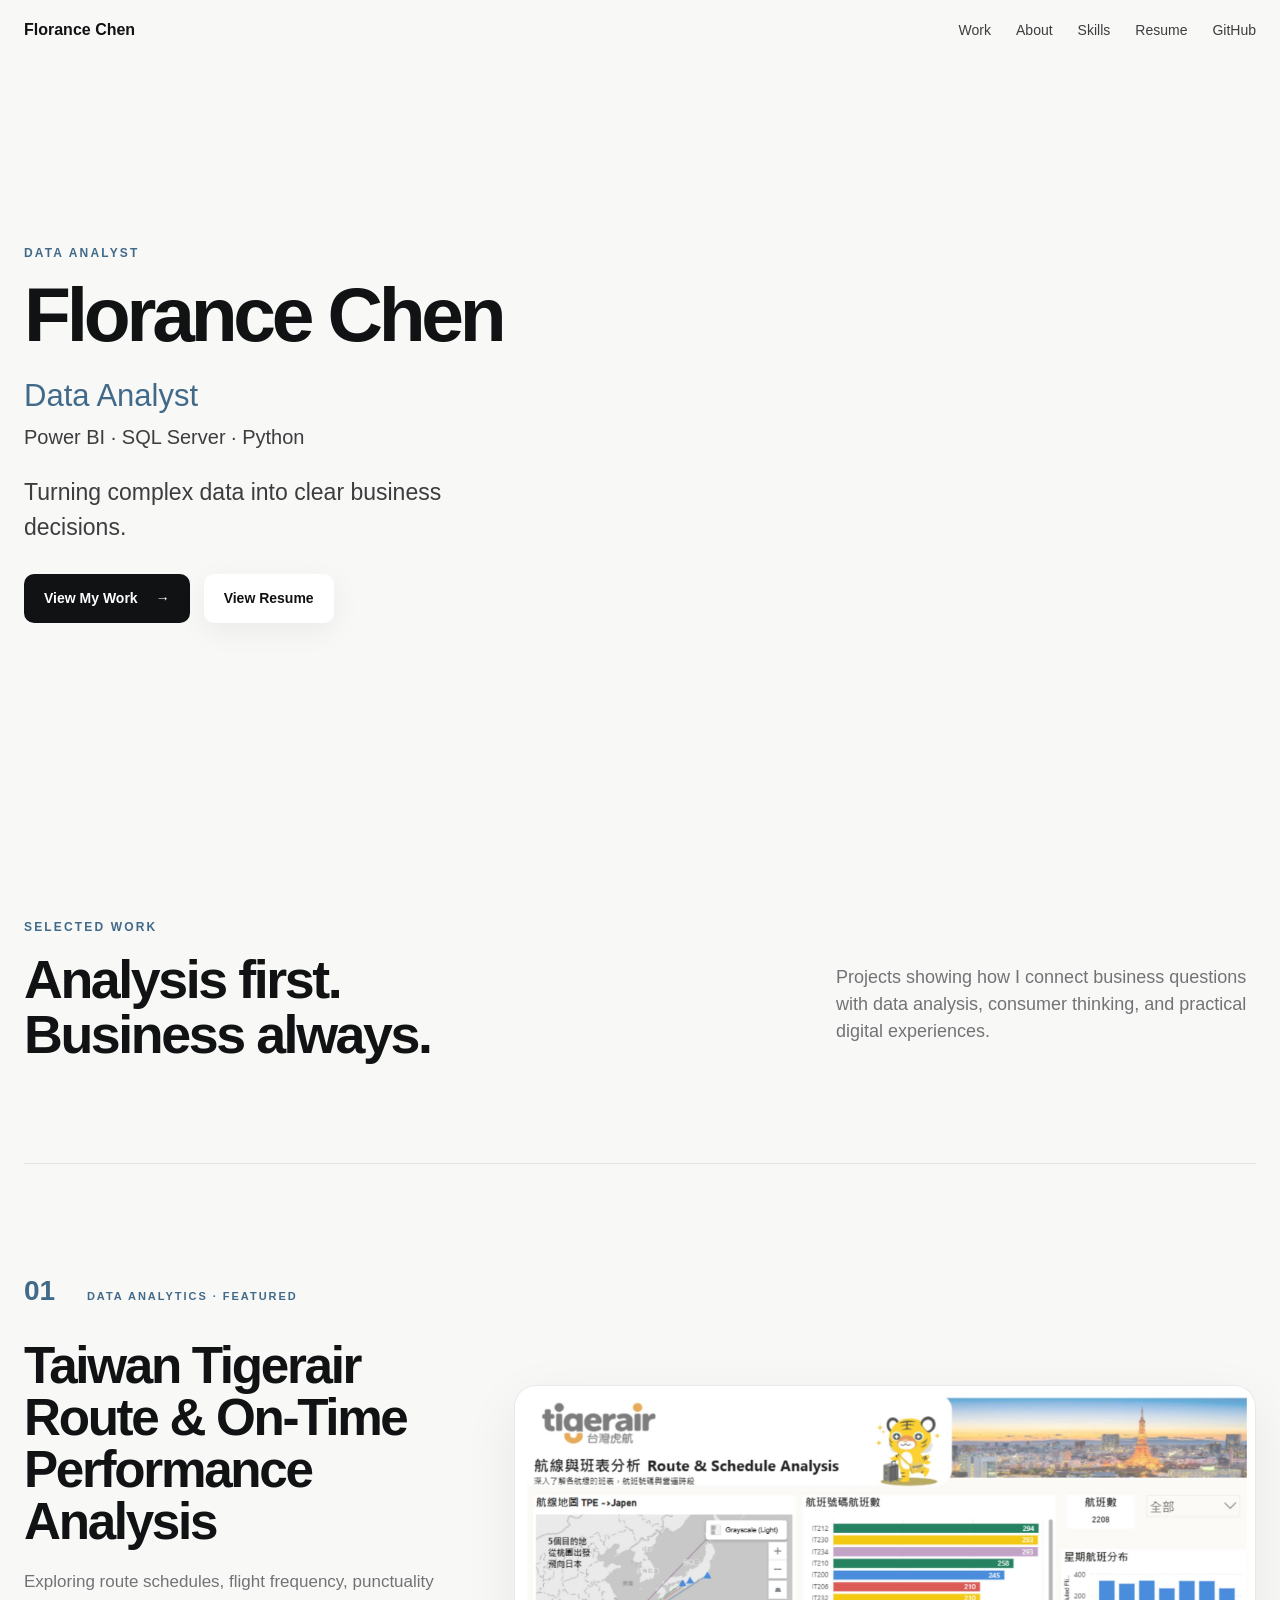
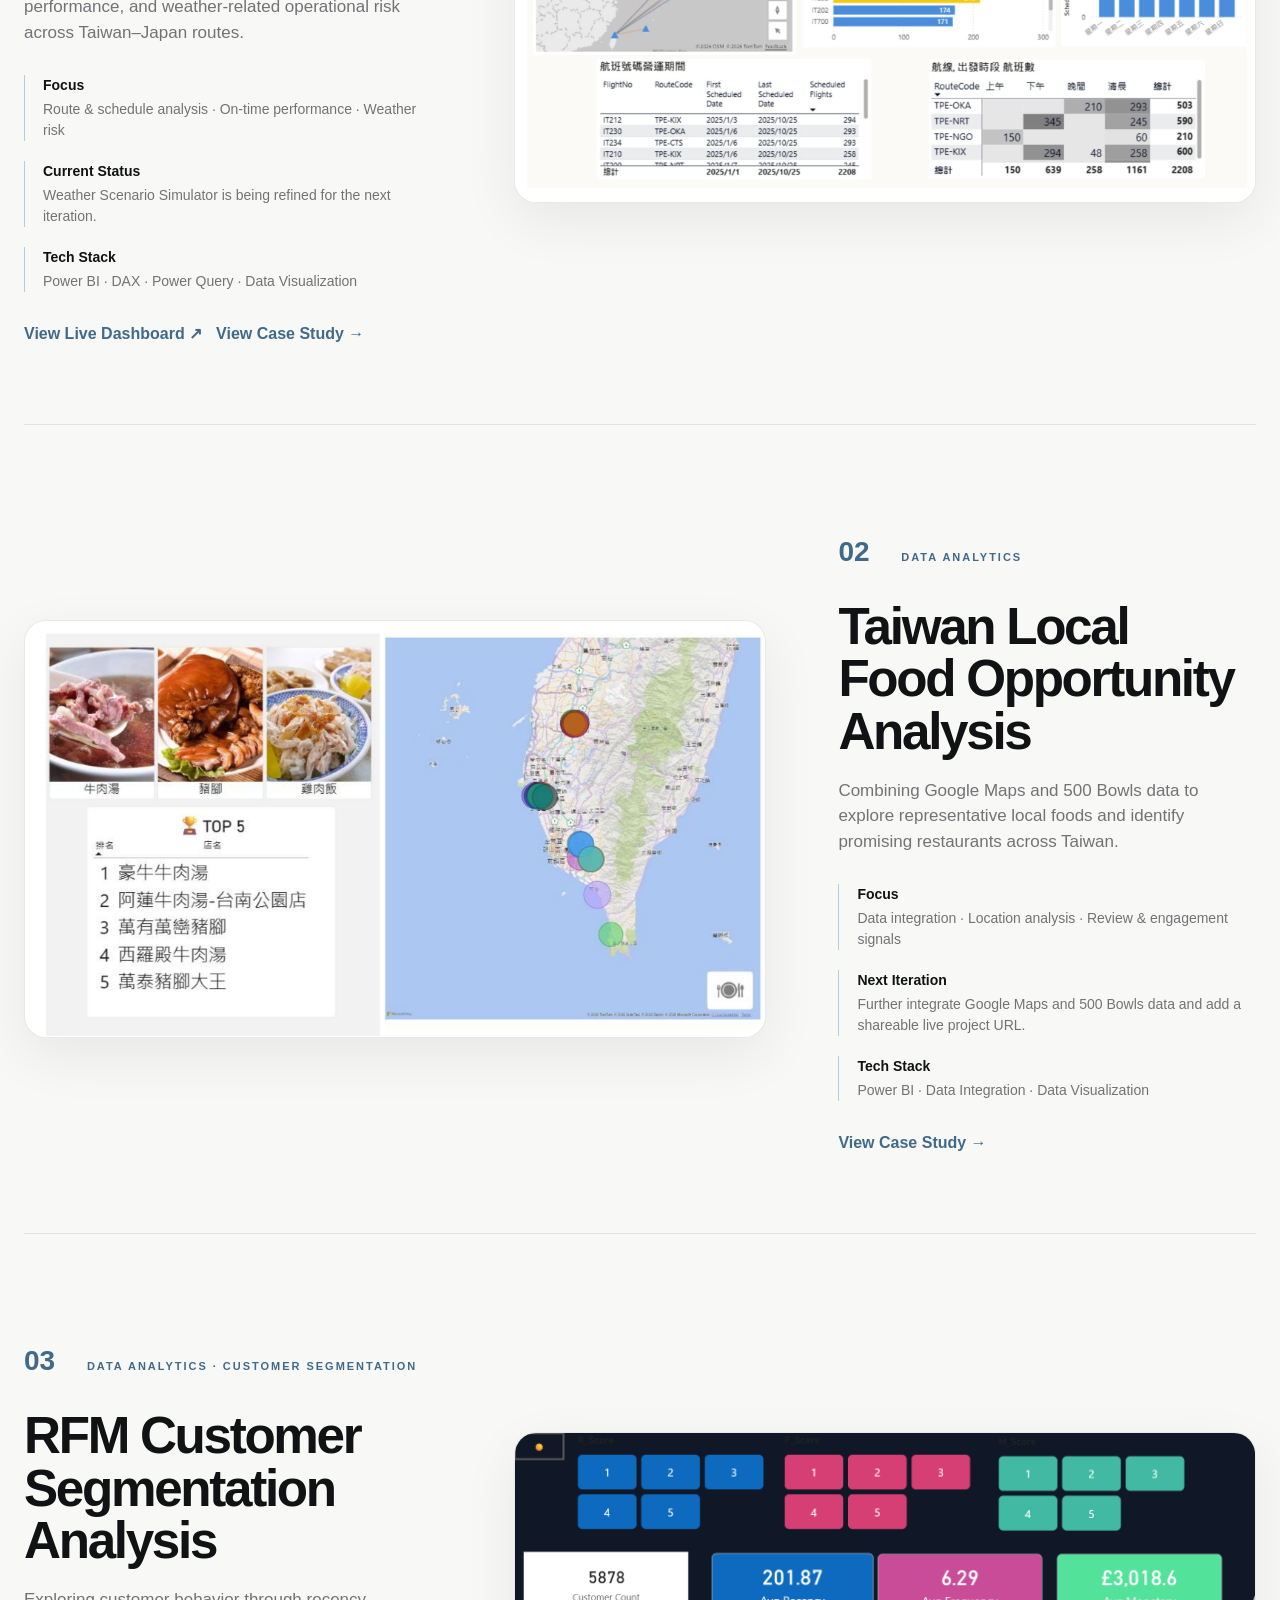
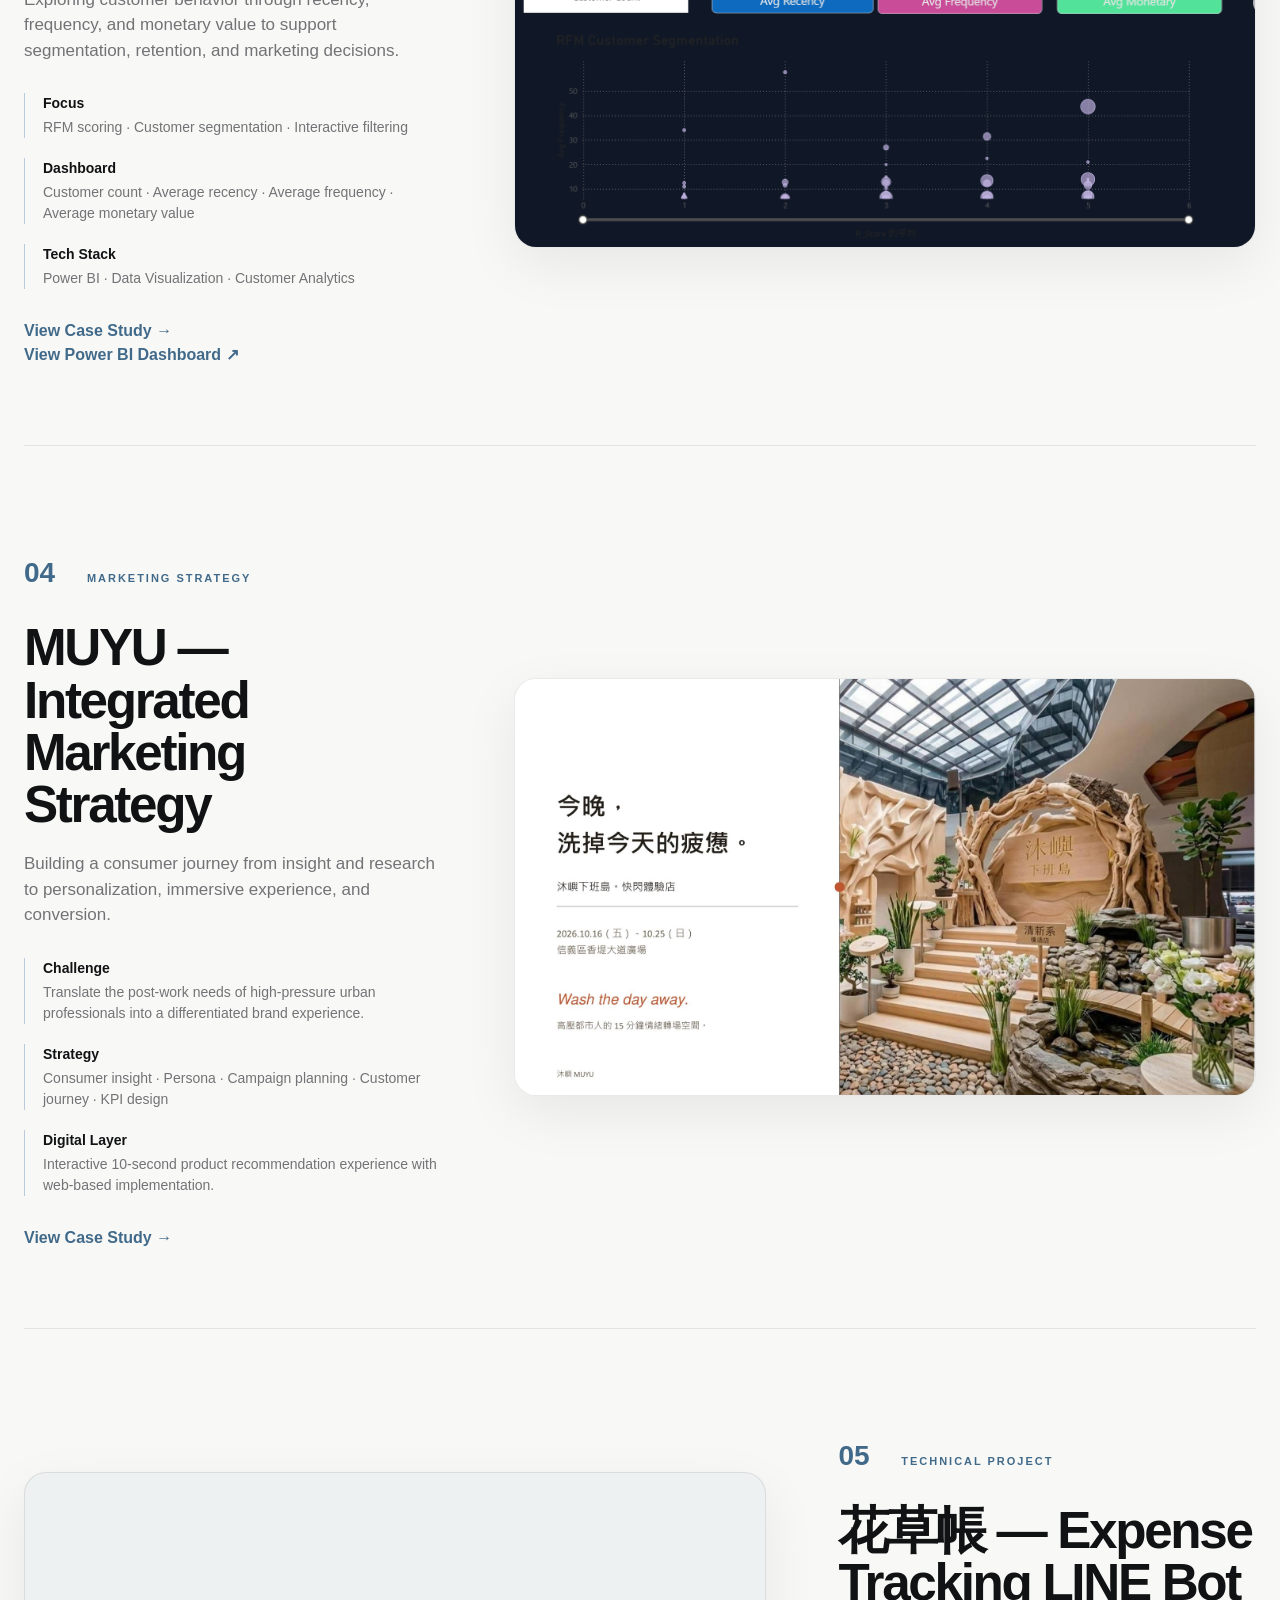
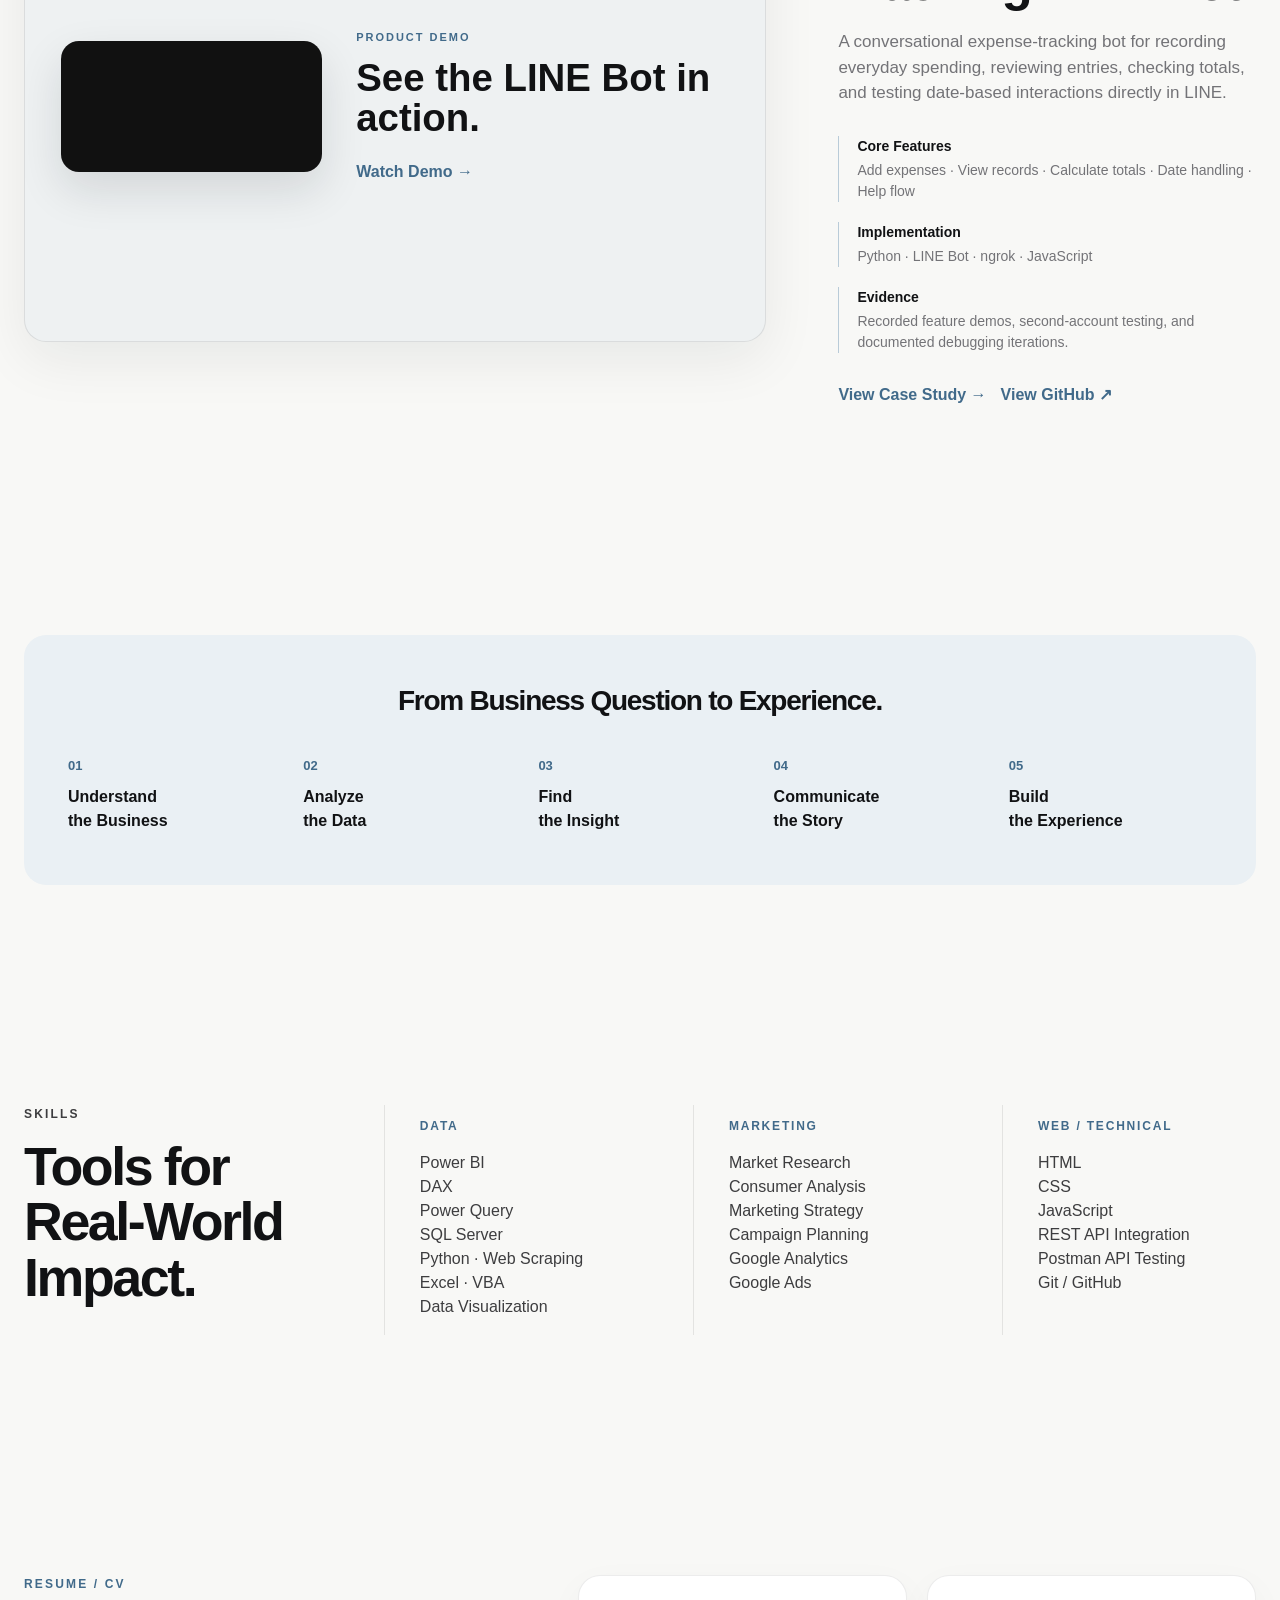
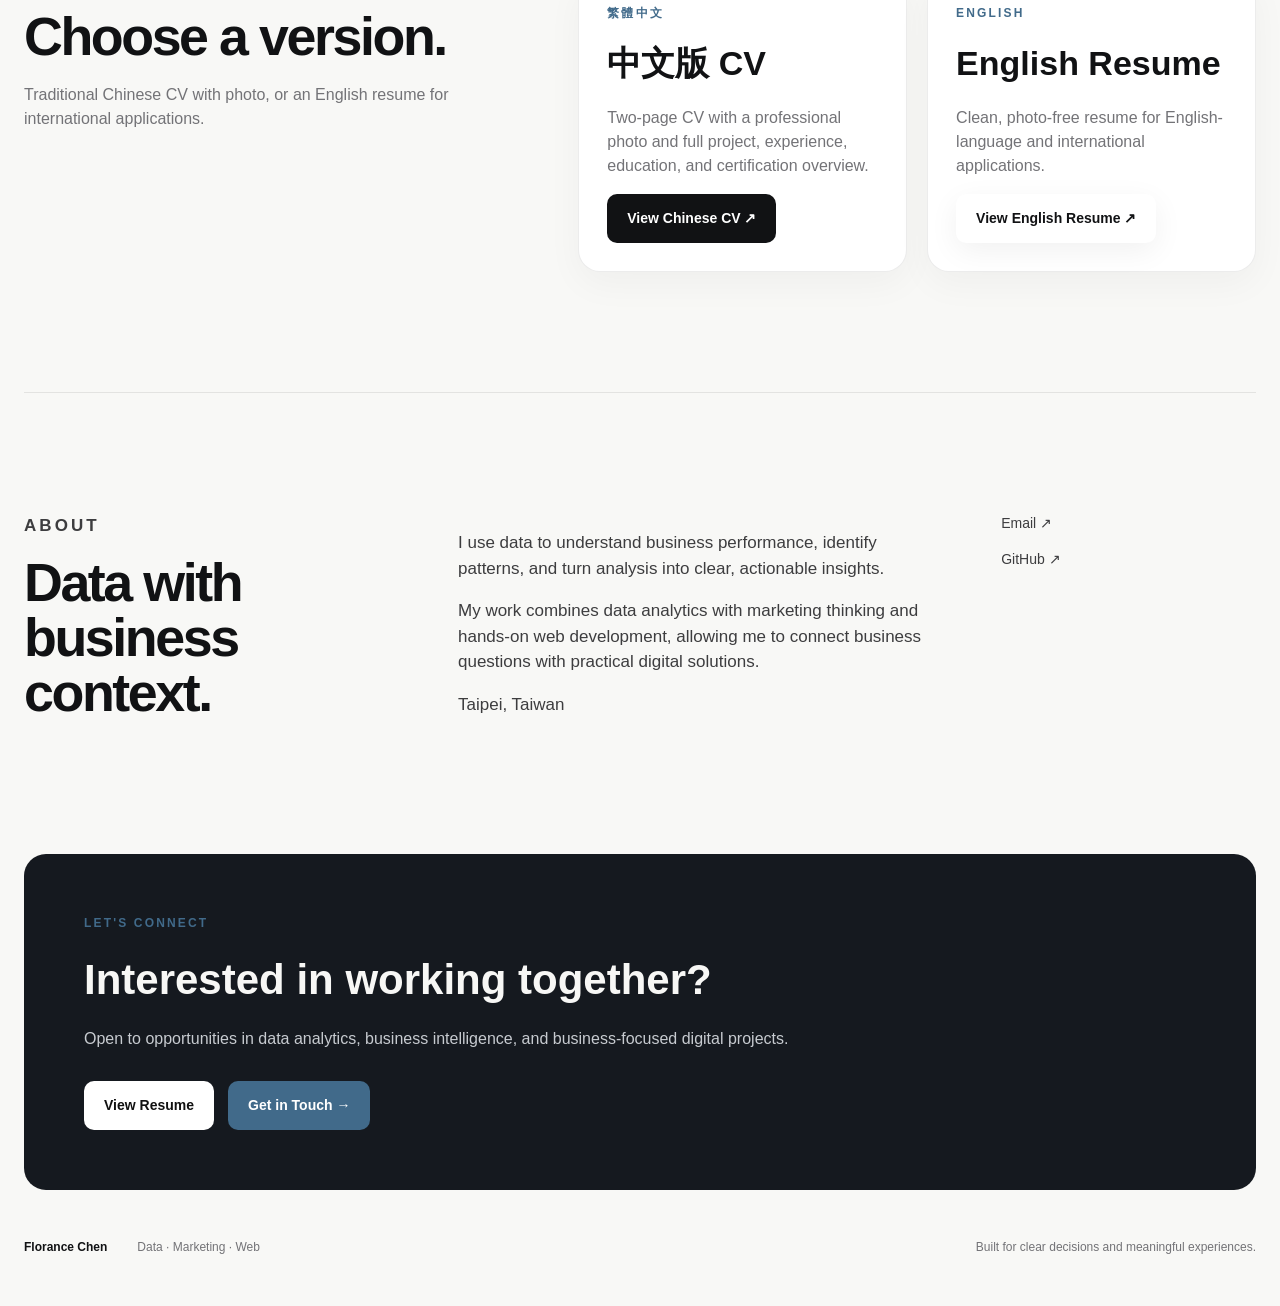
<file: index.html>
<!DOCTYPE html>
<html lang="en"><head><meta charset="utf-8"/><meta content="width=device-width,initial-scale=1" name="viewport"/><meta content="Florance Chen — Data Analyst portfolio featuring Power BI, SQL, DAX, marketing strategy, and web projects." name="description"/><meta content="#f8f8f6" name="theme-color"/><meta content="Florance Chen — Data Analyst Portfolio" property="og:title"/><meta content="Turning complex data into clear business decisions." property="og:description"/><meta content="website" property="og:type"/><title>Florance Chen — Data Analyst Portfolio</title><link href="assets/css/styles.css" rel="stylesheet"/><script defer="" src="assets/js/main.js"></script></head><body>
<header class="site-header" data-header=""><a class="brand" href="#top">Florance Chen</a><button aria-controls="site-nav" aria-expanded="false" class="menu-button" data-menu="">Menu</button><nav aria-label="Primary" class="site-nav" id="site-nav"><a href="#work">Work</a><a href="#about">About</a><a href="#skills">Skills</a><a href="#resume">Resume</a><a href="https://github.com/Florance890" rel="noreferrer" target="_blank">GitHub</a></nav></header>
<main id="top"><section class="hero hero-minimal shell reveal"><div class="hero-copy"><p class="eyebrow">DATA ANALYST</p><h1>Florance Chen</h1><p class="role">Data Analyst</p><p class="stack">Power BI · SQL Server · Python</p><p class="lede">Turning complex data into clear business decisions.</p><div class="actions"><a class="button primary" href="#work">View My Work <span>→</span></a><a class="button secondary" href="#resume">View Resume</a></div></div></section>
<section class="section shell" id="work"><div class="section-intro reveal"><div><p class="eyebrow">SELECTED WORK</p><h2>Analysis first.<br/>Business always.</h2></div><p>Projects showing how I connect business questions with data analysis, consumer thinking, and practical digital experiences.</p></div>
<article class="project project-data reveal"><div class="project-copy"><p class="project-no">01 <span>DATA ANALYTICS · FEATURED</span></p><h3>Taiwan Tigerair Route &amp; On-Time Performance Analysis</h3><p>Exploring route schedules, flight frequency, punctuality performance, and weather-related operational risk across Taiwan–Japan routes.</p><dl><div><dt>Focus</dt><dd>Route &amp; schedule analysis · On-time performance · Weather risk</dd></div><div><dt>Current Status</dt><dd>Weather Scenario Simulator is being refined for the next iteration.</dd></div><div><dt>Tech Stack</dt><dd>Power BI · DAX · Power Query · Data Visualization</dd></div></dl><div class="link-row"><a class="text-link" href="https://app.powerbi.com/view?r=eyJrIjoiMGYxNmVlMTMtY2I1Yy00YmEzLTkwNTQtYmU3MTg0YTZlYjFlIiwidCI6IjcwODk3ZDZmLTBhNDgtNDlkZS04ODBmLTI3ZDhhZDQ1ZDc2ZSIsImMiOjEwfQ%3D%3D" rel="noreferrer" target="_blank">View Live Dashboard ↗</a><a class="text-link" href="projects/tigerair-analysis/index.html">View Case Study →</a></div></div><figure class="media-card project-media"><img alt="Power BI dashboard for Taiwan Tigerair route and schedule analysis." height="788" loading="lazy" src="assets/images/tigerair-dashboard.jpg" width="1400"/></figure></article>
<article class="project reverse reveal"><div class="project-copy"><p class="project-no">02 <span>DATA ANALYTICS</span></p><h3>Taiwan Local Food Opportunity Analysis</h3><p>Combining Google Maps and 500 Bowls data to explore representative local foods and identify promising restaurants across Taiwan.</p><dl><div><dt>Focus</dt><dd>Data integration · Location analysis · Review &amp; engagement signals</dd></div><div><dt>Next Iteration</dt><dd>Further integrate Google Maps and 500 Bowls data and add a shareable live project URL.</dd></div><div><dt>Tech Stack</dt><dd>Power BI · Data Integration · Data Visualization</dd></div></dl><a class="text-link" href="projects/food-opportunity/index.html">View Case Study →</a></div><figure class="media-card project-media"><img alt="Taiwan local food Power BI dashboard with a map and top restaurant analysis." height="788" loading="lazy" src="assets/images/food-dashboard.jpg" width="1400"/></figure></article>
<article class="project reveal"><div class="project-copy"><p class="project-no">03 <span>DATA ANALYTICS · CUSTOMER SEGMENTATION</span></p><h3>RFM Customer Segmentation Analysis</h3><p>Exploring customer behavior through recency, frequency, and monetary value to support segmentation, retention, and marketing decisions.</p><dl><div><dt>Focus</dt><dd>RFM scoring · Customer segmentation · Interactive filtering</dd></div><div><dt>Dashboard</dt><dd>Customer count · Average recency · Average frequency · Average monetary value</dd></div><div><dt>Tech Stack</dt><dd>Power BI · Data Visualization · Customer Analytics</dd></div></dl><a class="text-link" href="projects/rfm-customer-segmentation/index.html">View Case Study →</a><div><a class="text-link" href="https://app.powerbi.com/links/lbi2OpyHC6?ctid=70897d6f-0a48-49de-880f-27d8ad45d76e&amp;pbi_source=linkShare" rel="noopener noreferrer" target="_blank">View Power BI Dashboard ↗</a></div></div><figure class="media-card project-media"><img alt="RFM Power BI dashboard with R, F and M score selectors, summary metrics and customer segmentation scatter chart" height="838" loading="lazy" src="assets/images/rfm-customer-segmentation.png" width="1498"/></figure></article><article class="project reveal"><div class="project-copy"><p class="project-no">04 <span>MARKETING STRATEGY</span></p><h3>MUYU — Integrated Marketing Strategy</h3><p>Building a consumer journey from insight and research to personalization, immersive experience, and conversion.</p><dl><div><dt>Challenge</dt><dd>Translate the post-work needs of high-pressure urban professionals into a differentiated brand experience.</dd></div><div><dt>Strategy</dt><dd>Consumer insight · Persona · Campaign planning · Customer journey · KPI design</dd></div><div><dt>Digital Layer</dt><dd>Interactive 10-second product recommendation experience with web-based implementation.</dd></div></dl><a class="text-link" href="projects/muyu-marketing/index.html">View Case Study →</a></div><figure class="media-card project-media"><img alt="MUYU integrated marketing campaign presentation cover for the After-Work Island pop-up experience." height="788" loading="lazy" src="assets/images/muyu-cover.jpg" width="1400"/></figure></article>
<article class="project reverse reveal"><div class="project-copy"><p class="project-no">05 <span>TECHNICAL PROJECT</span></p><h3>花草帳 — Expense Tracking LINE Bot</h3><p>A conversational expense-tracking bot for recording everyday spending, reviewing entries, checking totals, and testing date-based interactions directly in LINE.</p><dl><div><dt>Core Features</dt><dd>Add expenses · View records · Calculate totals · Date handling · Help flow</dd></div><div><dt>Implementation</dt><dd>Python · LINE Bot · ngrok · JavaScript</dd></div><div><dt>Evidence</dt><dd>Recorded feature demos, second-account testing, and documented debugging iterations.</dd></div></dl><div class="link-row"><a class="text-link" href="projects/interactive-web-project/index.html">View Case Study →</a><a class="text-link" href="https://github.com/Florance890/expense-tracking-line-bot" rel="noreferrer" target="_blank">View GitHub ↗</a></div></div><figure class="media-card project-media video-preview"><video aria-label="Preview of the expense tracking LINE Bot" muted="" playsinline="" preload="metadata"><source src="assets/video/linebot-add-expense.mp4" type="video/mp4"/></video><div class="video-preview-label"><span>PRODUCT DEMO</span><strong>See the LINE Bot in action.</strong><a href="projects/interactive-web-project/index.html#demo">Watch Demo →</a></div></figure></article></section>
<section aria-labelledby="process-title" class="process shell reveal"><h2 id="process-title">From Business Question to Experience.</h2><ol><li><span>01</span>Understand<br/>the Business</li><li><span>02</span>Analyze<br/>the Data</li><li><span>03</span>Find<br/>the Insight</li><li><span>04</span>Communicate<br/>the Story</li><li><span>05</span>Build<br/>the Experience</li></ol></section>
<section class="section shell skills reveal" id="skills"><div><p class="eyebrow">SKILLS</p><h2>Tools for<br/>Real-World Impact.</h2></div><div><h3>DATA</h3><p>Power BI<br/>DAX<br/>Power Query<br/>SQL Server<br/>Python · Web Scraping<br/>Excel · VBA<br/>Data Visualization</p></div><div><h3>MARKETING</h3><p>Market Research<br/>Consumer Analysis<br/>Marketing Strategy<br/>Campaign Planning<br/>Google Analytics<br/>Google Ads</p></div><div><h3>WEB / TECHNICAL</h3><p>HTML<br/>CSS<br/>JavaScript<br/>REST API Integration<br/>Postman API Testing<br/>Git / GitHub</p></div></section>
<section class="section shell resume-section reveal" id="resume"><div><p class="eyebrow">RESUME / CV</p><h2>Choose a version.</h2><p class="resume-note">Traditional Chinese CV with photo, or an English resume for international applications.</p></div><div class="resume-options"><article class="resume-option"><p class="eyebrow">繁體中文</p><h3>中文版 CV</h3><p>Two-page CV with a professional photo and full project, experience, education, and certification overview.</p><a class="button primary" href="assets/resume/Florance_Chen_CV_ZH.pdf" rel="noreferrer" target="_blank">View Chinese CV ↗</a></article><article class="resume-option"><p class="eyebrow">ENGLISH</p><h3>English Resume</h3><p>Clean, photo-free resume for English-language and international applications.</p><a class="button secondary" href="assets/resume/Florance_Chen_Resume_EN.pdf" rel="noreferrer" target="_blank">View English Resume ↗</a></article></div></section>
<section class="section shell about reveal" id="about"><div><p class="eyebrow">ABOUT</p><h2>Data with<br/>business context.</h2></div><div><p>I use data to understand business performance, identify patterns, and turn analysis into clear, actionable insights.</p><p>My work combines data analytics with marketing thinking and hands-on web development, allowing me to connect business questions with practical digital solutions.</p><p>Taipei, Taiwan</p></div><div class="about-links"><a href="mailto:marrious21@gmail.com">Email ↗</a><a href="https://github.com/Florance890" rel="noreferrer" target="_blank">GitHub ↗</a></div></section>
<section class="closing shell reveal"><p class="eyebrow">LET'S CONNECT</p><h2>Interested in working together?</h2><p>Open to opportunities in data analytics, business intelligence, and business-focused digital projects.</p><div class="actions"><a class="button light" href="#resume">View Resume</a><a class="button accent" href="mailto:marrious21@gmail.com">Get in Touch →</a></div></section></main><footer class="footer shell"><strong>Florance Chen</strong><span>Data · Marketing · Web</span><span>Built for clear decisions and meaningful experiences.</span></footer></body></html>
</file>
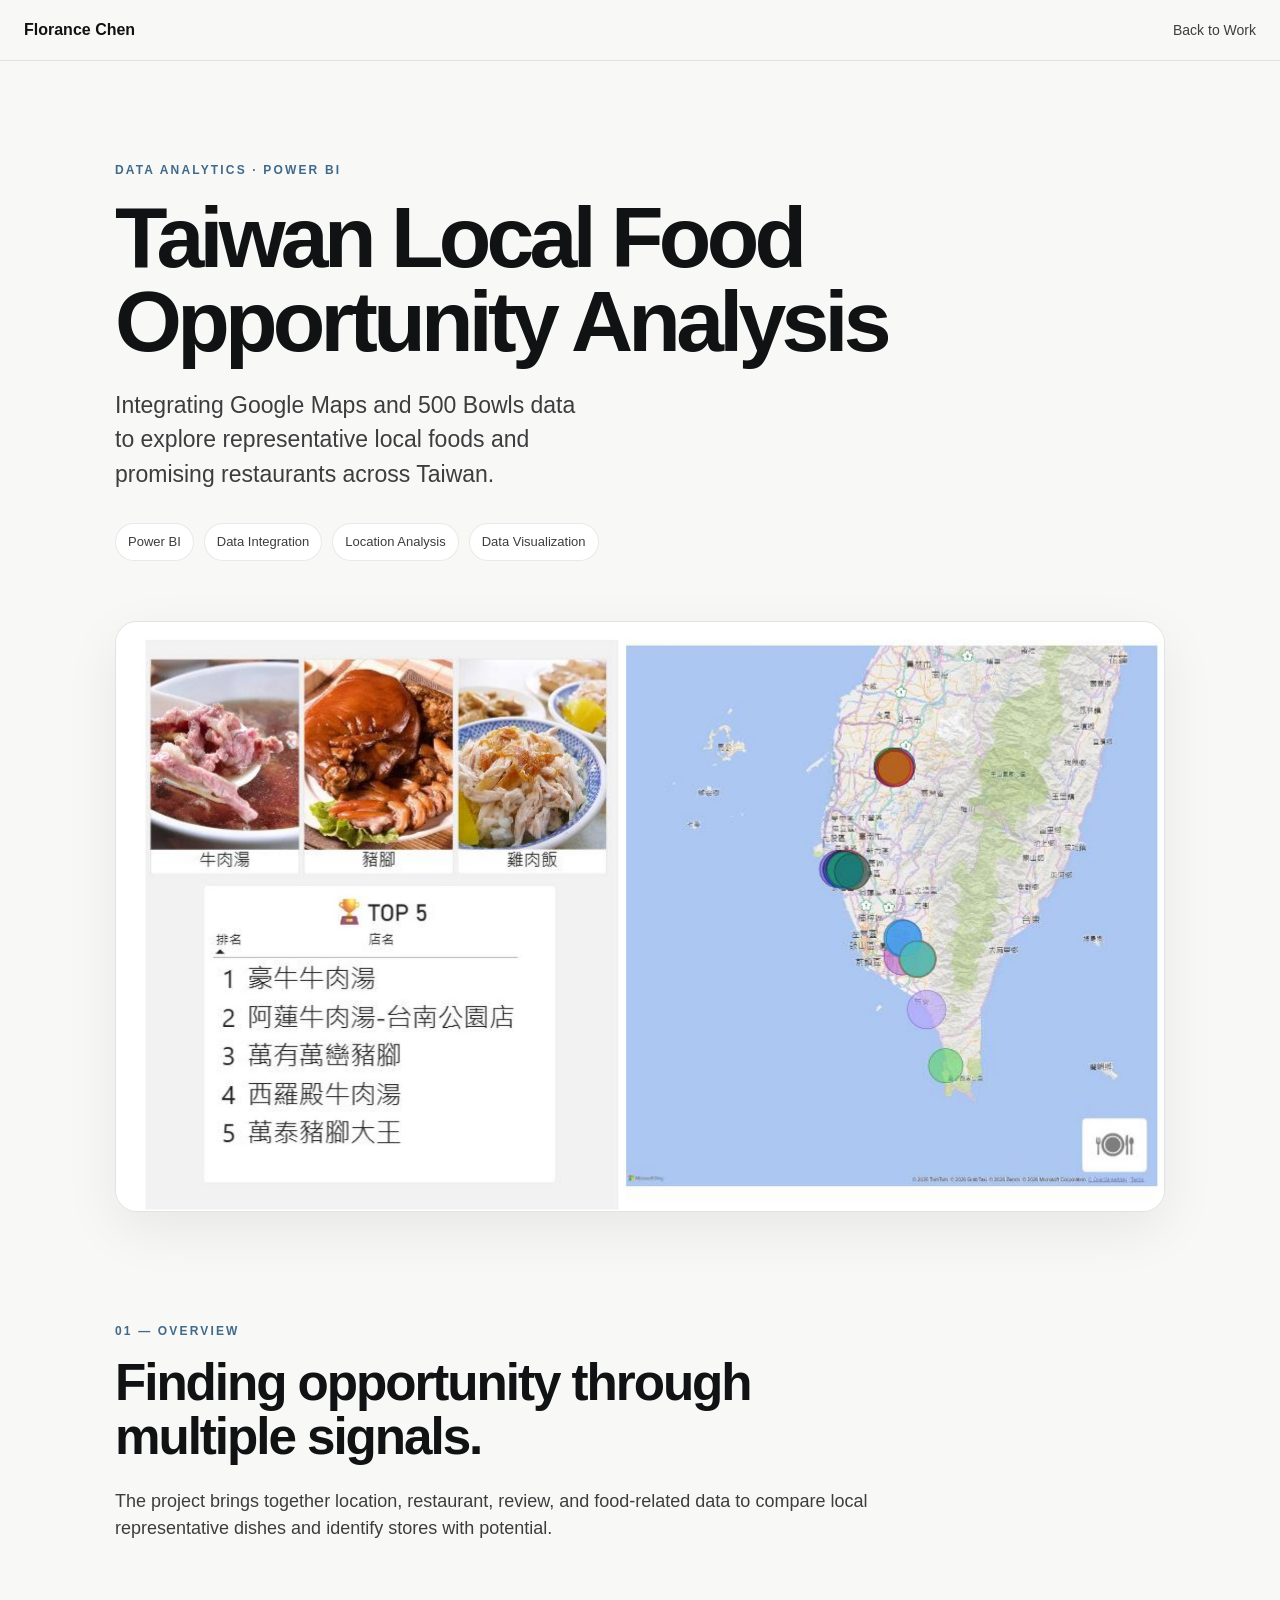
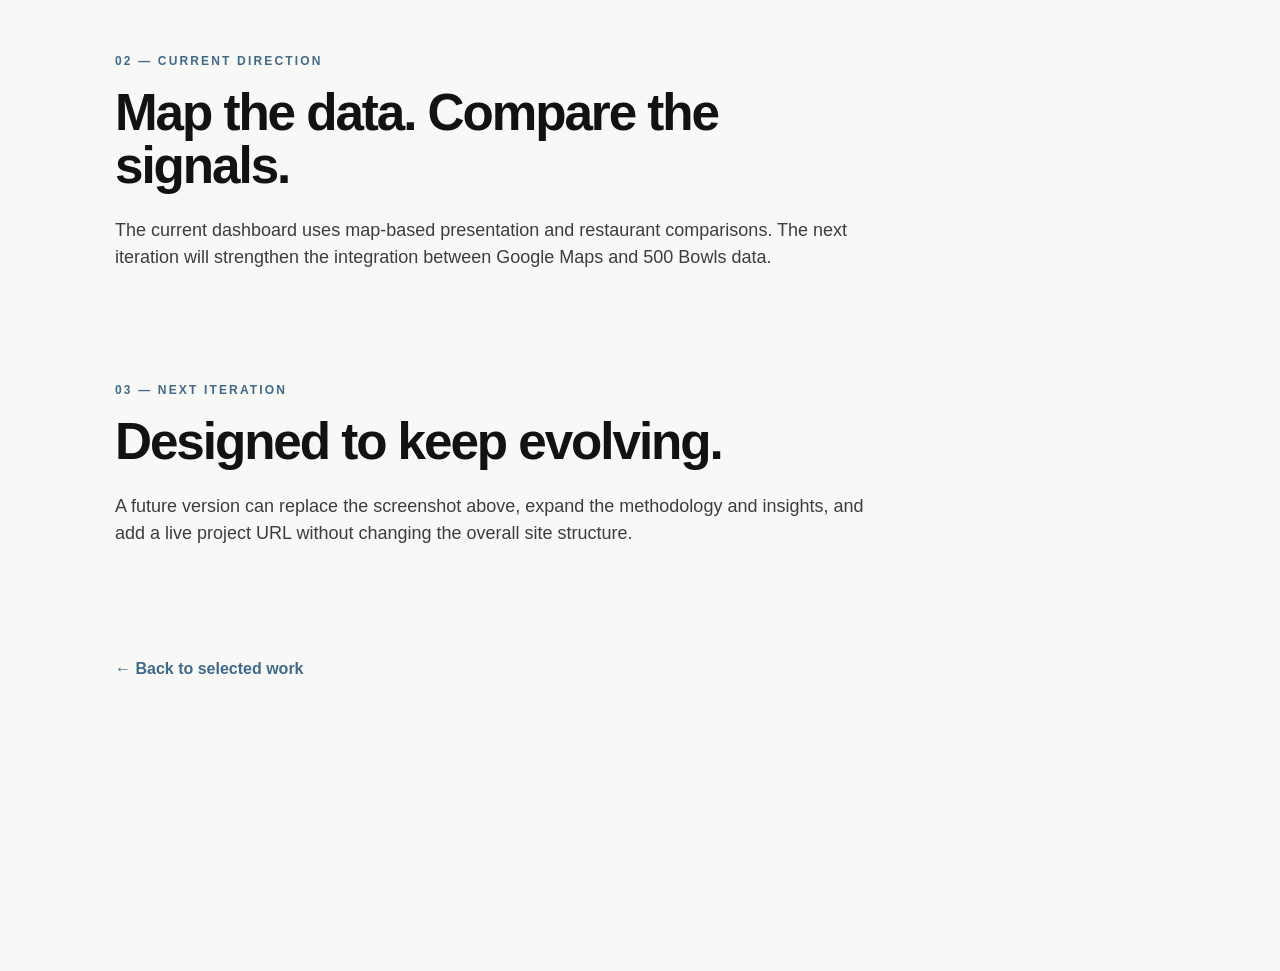
<file: projects/food-opportunity/index.html>
<!doctype html><html lang="en"><head><meta charset="utf-8"><meta name="viewport" content="width=device-width,initial-scale=1"><title>Taiwan Local Food Opportunity Analysis — Florance Chen</title><link rel="stylesheet" href="../../assets/css/styles.css"></head><body><header class="site-header scrolled"><a class="brand" href="../../">Florance Chen</a><nav class="site-nav" style="display:flex"><a href="../../#work">Back to Work</a></nav></header><main class="shell case"><p class="eyebrow">DATA ANALYTICS · POWER BI</p><h1>Taiwan Local Food Opportunity Analysis</h1><p class="lede">Integrating Google Maps and 500 Bowls data to explore representative local foods and promising restaurants across Taiwan.</p><div class="case-meta"><span>Power BI</span><span>Data Integration</span><span>Location Analysis</span><span>Data Visualization</span></div><img class="case-image" src="../../assets/images/food-dashboard.jpg" alt="Taiwan local food analysis dashboard with restaurant ranking and map"><section><p class="eyebrow">01 — OVERVIEW</p><h2>Finding opportunity through multiple signals.</h2><p>The project brings together location, restaurant, review, and food-related data to compare local representative dishes and identify stores with potential.</p></section><section><p class="eyebrow">02 — CURRENT DIRECTION</p><h2>Map the data. Compare the signals.</h2><p>The current dashboard uses map-based presentation and restaurant comparisons. The next iteration will strengthen the integration between Google Maps and 500 Bowls data.</p></section><section><p class="eyebrow">03 — NEXT ITERATION</p><h2>Designed to keep evolving.</h2><p>A future version can replace the screenshot above, expand the methodology and insights, and add a live project URL without changing the overall site structure.</p></section><section><a class="text-link" href="../../#work">← Back to selected work</a></section></main></body></html>
</file>
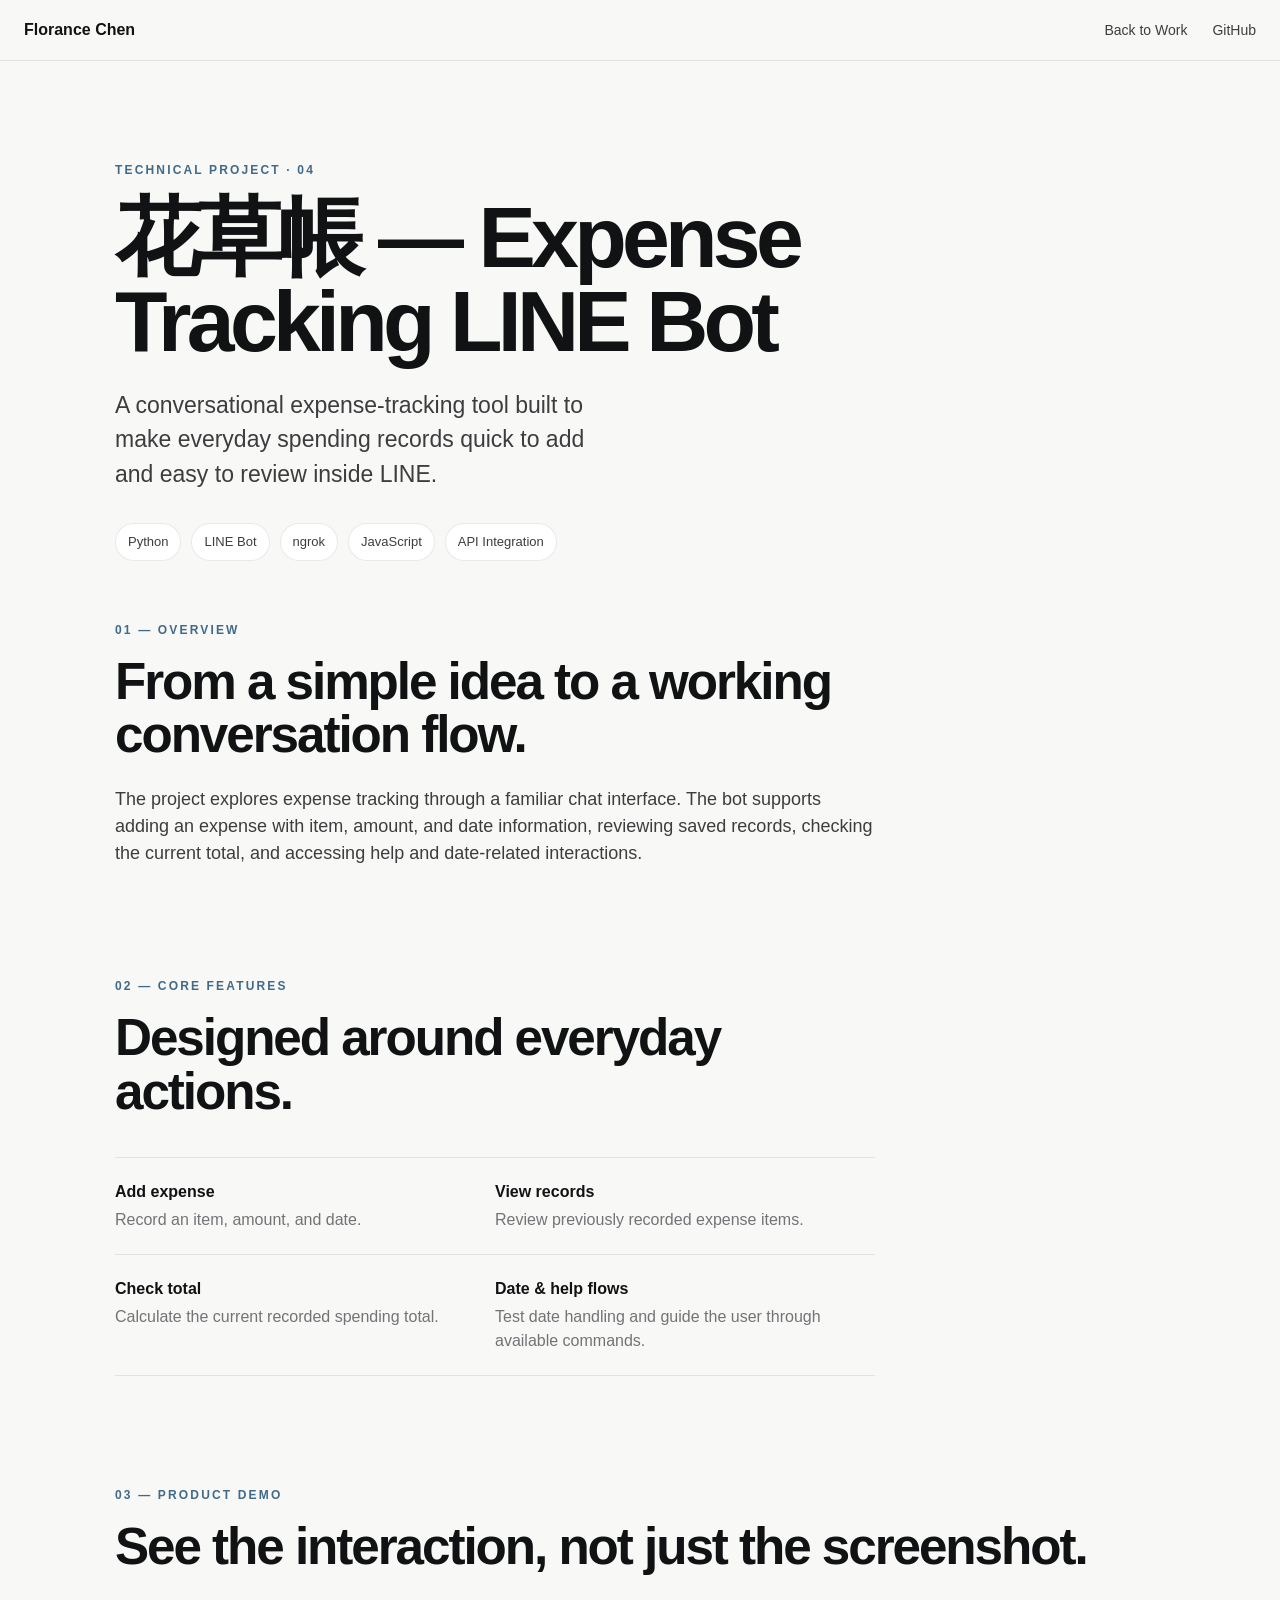
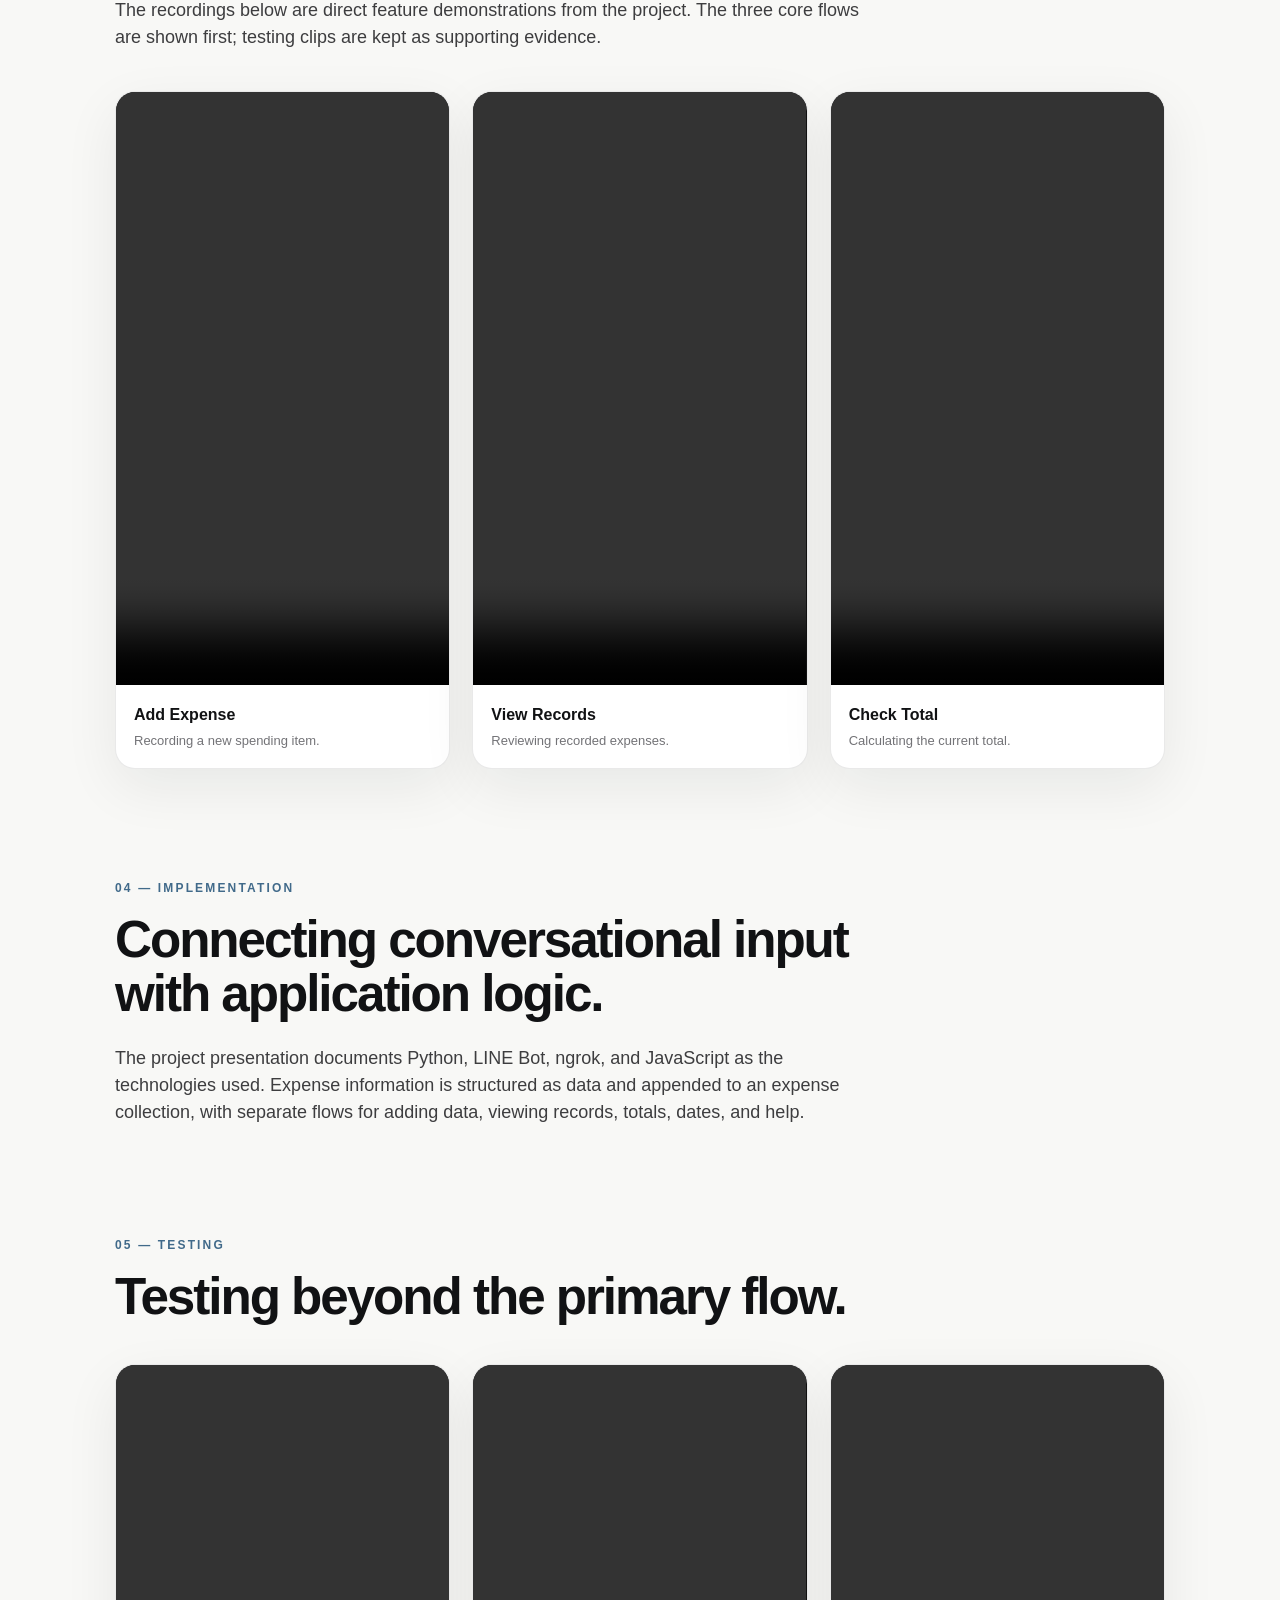
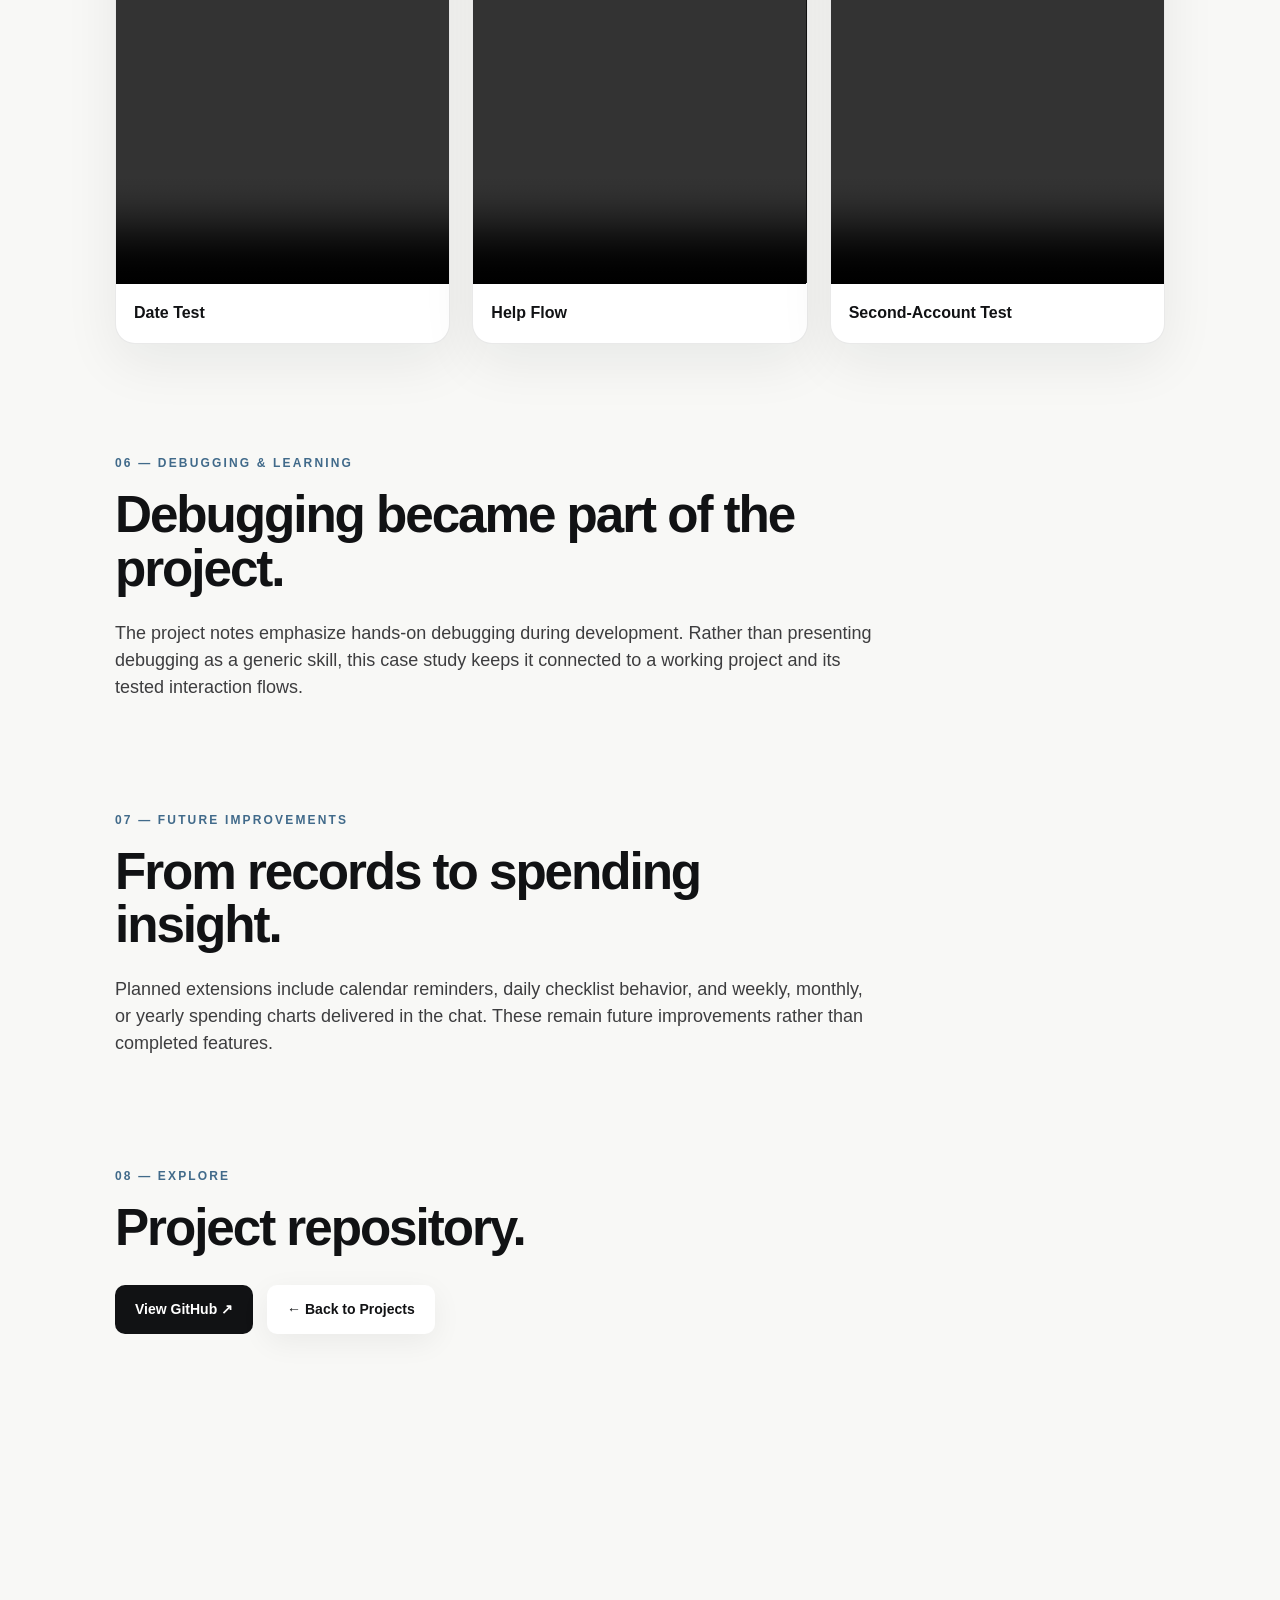
<file: projects/interactive-web-project/index.html>
<!doctype html><html lang="en"><head><meta charset="utf-8"><meta name="viewport" content="width=device-width,initial-scale=1"><meta name="description" content="Florance Chen — Expense Tracking LINE Bot case study."><title>Expense Tracking LINE Bot — Florance Chen</title><link rel="stylesheet" href="../../assets/css/styles.css"></head><body><header class="site-header scrolled"><a class="brand" href="../../index.html">Florance Chen</a><nav class="site-nav" style="display:flex"><a href="../../index.html#work">Back to Work</a><a href="https://github.com/Florance890/expense-tracking-line-bot" target="_blank" rel="noreferrer">GitHub</a></nav></header><main class="case shell"><p class="eyebrow">TECHNICAL PROJECT · 04</p><h1>花草帳 — Expense Tracking LINE Bot</h1><p class="lede">A conversational expense-tracking tool built to make everyday spending records quick to add and easy to review inside LINE.</p><div class="case-meta"><span>Python</span><span>LINE Bot</span><span>ngrok</span><span>JavaScript</span><span>API Integration</span></div>
<section><p class="eyebrow">01 — OVERVIEW</p><h2>From a simple idea to a working conversation flow.</h2><p>The project explores expense tracking through a familiar chat interface. The bot supports adding an expense with item, amount, and date information, reviewing saved records, checking the current total, and accessing help and date-related interactions.</p></section>
<section><p class="eyebrow">02 — CORE FEATURES</p><h2>Designed around everyday actions.</h2><div class="feature-list"><div><strong>Add expense</strong><span>Record an item, amount, and date.</span></div><div><strong>View records</strong><span>Review previously recorded expense items.</span></div><div><strong>Check total</strong><span>Calculate the current recorded spending total.</span></div><div><strong>Date & help flows</strong><span>Test date handling and guide the user through available commands.</span></div></div></section>
<section id="demo" class="case-wide"><p class="eyebrow">03 — PRODUCT DEMO</p><h2>See the interaction, not just the screenshot.</h2><p class="demo-intro">The recordings below are direct feature demonstrations from the project. The three core flows are shown first; testing clips are kept as supporting evidence.</p><div class="demo-grid"><figure class="demo-card"><video controls playsinline preload="metadata"><source src="../../assets/video/linebot-add-expense.mp4" type="video/mp4"></video><figcaption><strong>Add Expense</strong><span>Recording a new spending item.</span></figcaption></figure><figure class="demo-card"><video controls playsinline preload="metadata"><source src="../../assets/video/linebot-view-records.mp4" type="video/mp4"></video><figcaption><strong>View Records</strong><span>Reviewing recorded expenses.</span></figcaption></figure><figure class="demo-card"><video controls playsinline preload="metadata"><source src="../../assets/video/linebot-total.mp4" type="video/mp4"></video><figcaption><strong>Check Total</strong><span>Calculating the current total.</span></figcaption></figure></div></section>
<section><p class="eyebrow">04 — IMPLEMENTATION</p><h2>Connecting conversational input with application logic.</h2><p>The project presentation documents Python, LINE Bot, ngrok, and JavaScript as the technologies used. Expense information is structured as data and appended to an expense collection, with separate flows for adding data, viewing records, totals, dates, and help.</p></section>
<section class="case-wide"><p class="eyebrow">05 — TESTING</p><h2>Testing beyond the primary flow.</h2><div class="support-grid"><figure class="demo-card compact"><video controls playsinline preload="metadata"><source src="../../assets/video/linebot-date-test.mp4" type="video/mp4"></video><figcaption><strong>Date Test</strong></figcaption></figure><figure class="demo-card compact"><video controls playsinline preload="metadata"><source src="../../assets/video/linebot-help.mp4" type="video/mp4"></video><figcaption><strong>Help Flow</strong></figcaption></figure><figure class="demo-card compact"><video controls playsinline preload="metadata"><source src="../../assets/video/linebot-second-account.mp4" type="video/mp4"></video><figcaption><strong>Second-Account Test</strong></figcaption></figure></div></section>
<section><p class="eyebrow">06 — DEBUGGING & LEARNING</p><h2>Debugging became part of the project.</h2><p>The project notes emphasize hands-on debugging during development. Rather than presenting debugging as a generic skill, this case study keeps it connected to a working project and its tested interaction flows.</p></section>
<section><p class="eyebrow">07 — FUTURE IMPROVEMENTS</p><h2>From records to spending insight.</h2><p>Planned extensions include calendar reminders, daily checklist behavior, and weekly, monthly, or yearly spending charts delivered in the chat. These remain future improvements rather than completed features.</p></section>
<section><p class="eyebrow">08 — EXPLORE</p><h2>Project repository.</h2><div class="link-row"><a class="button primary" href="https://github.com/Florance890/expense-tracking-line-bot" target="_blank" rel="noreferrer">View GitHub ↗</a><a class="button secondary" href="../../index.html#work">← Back to Projects</a></div></section></main></body></html>
</file>
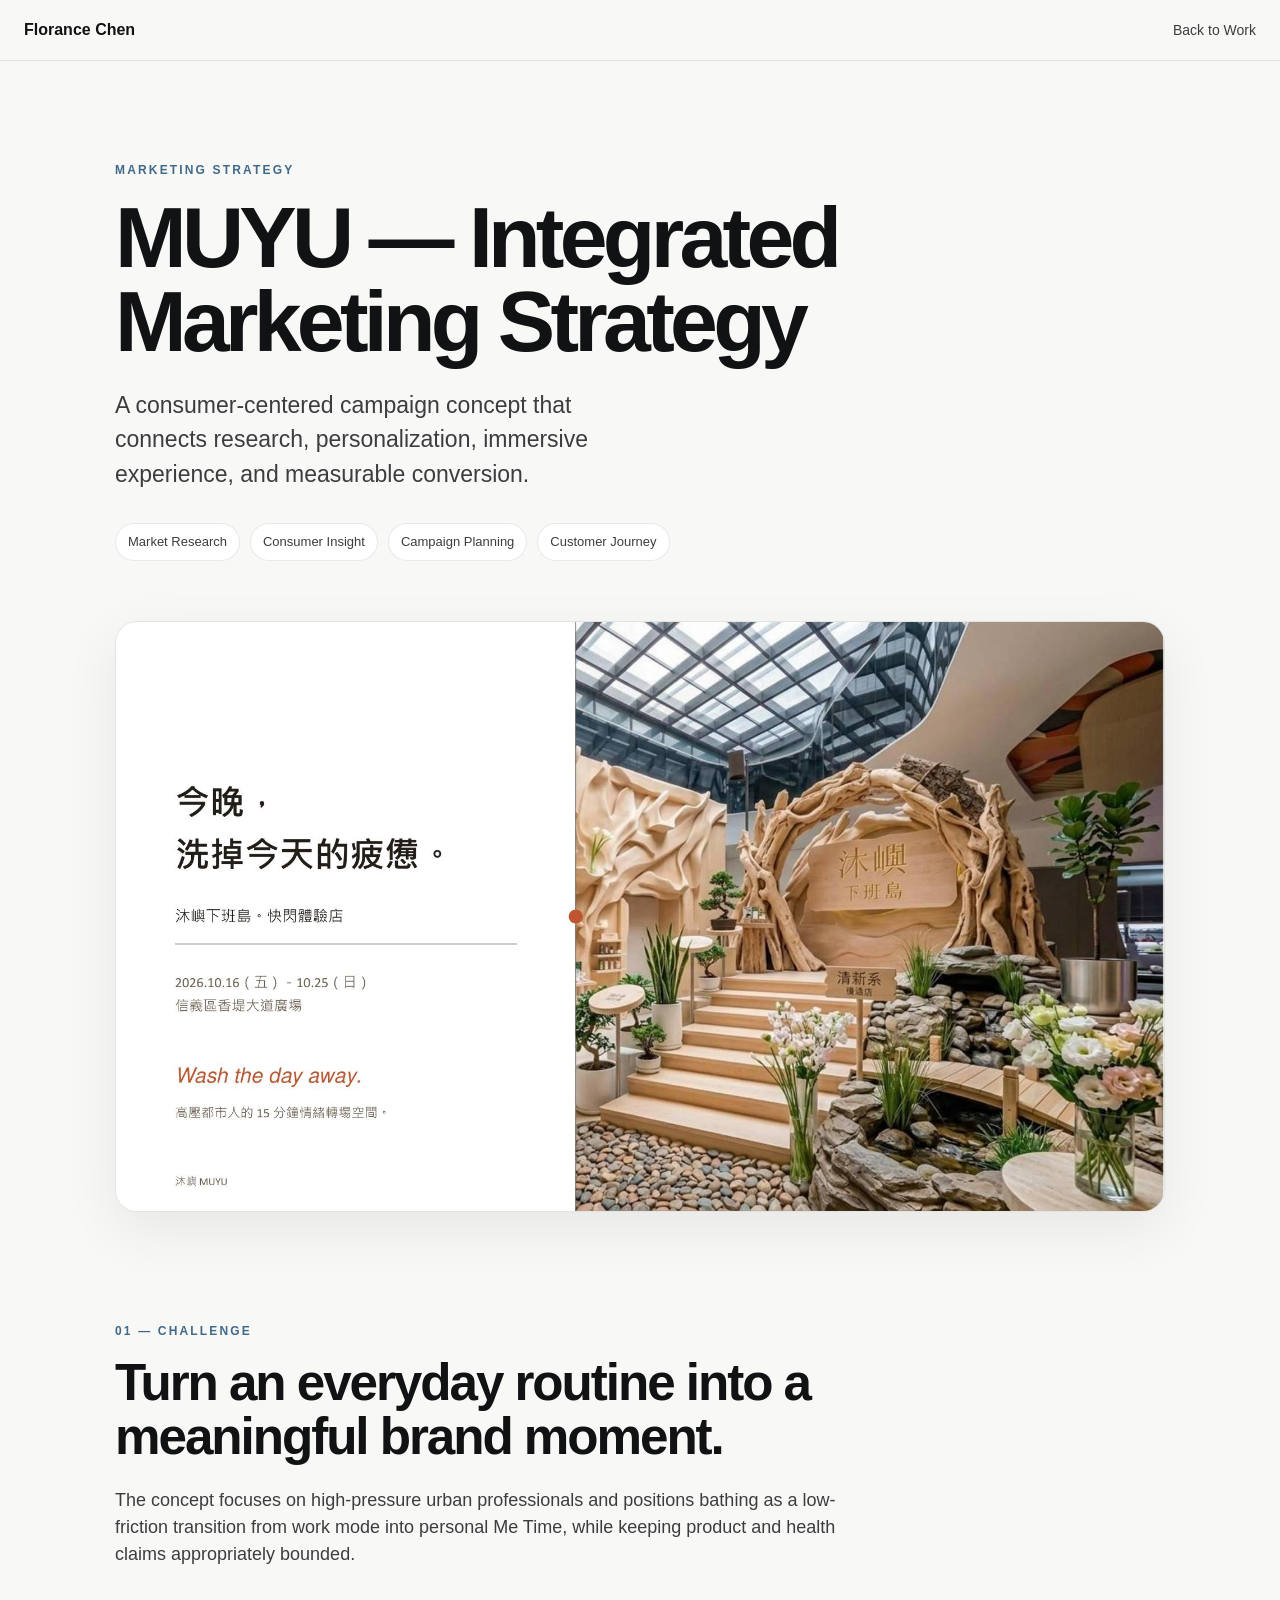
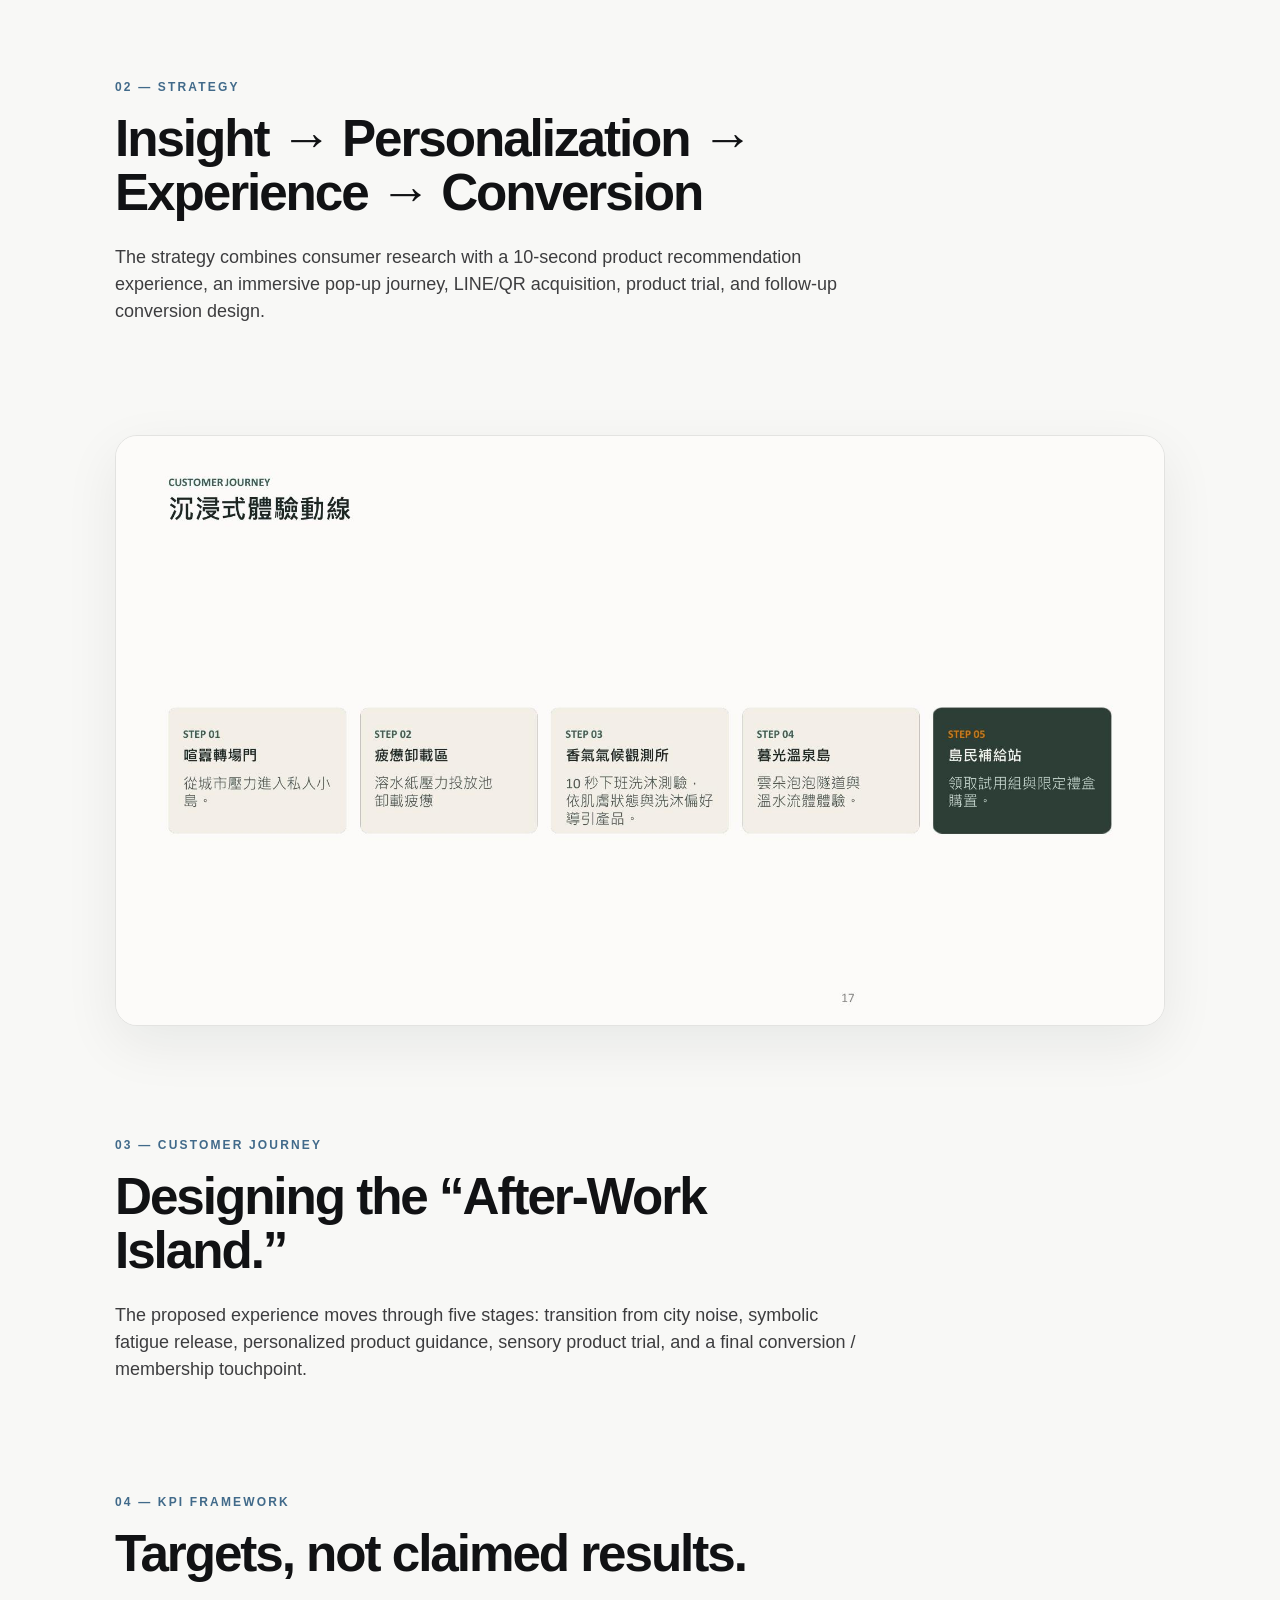
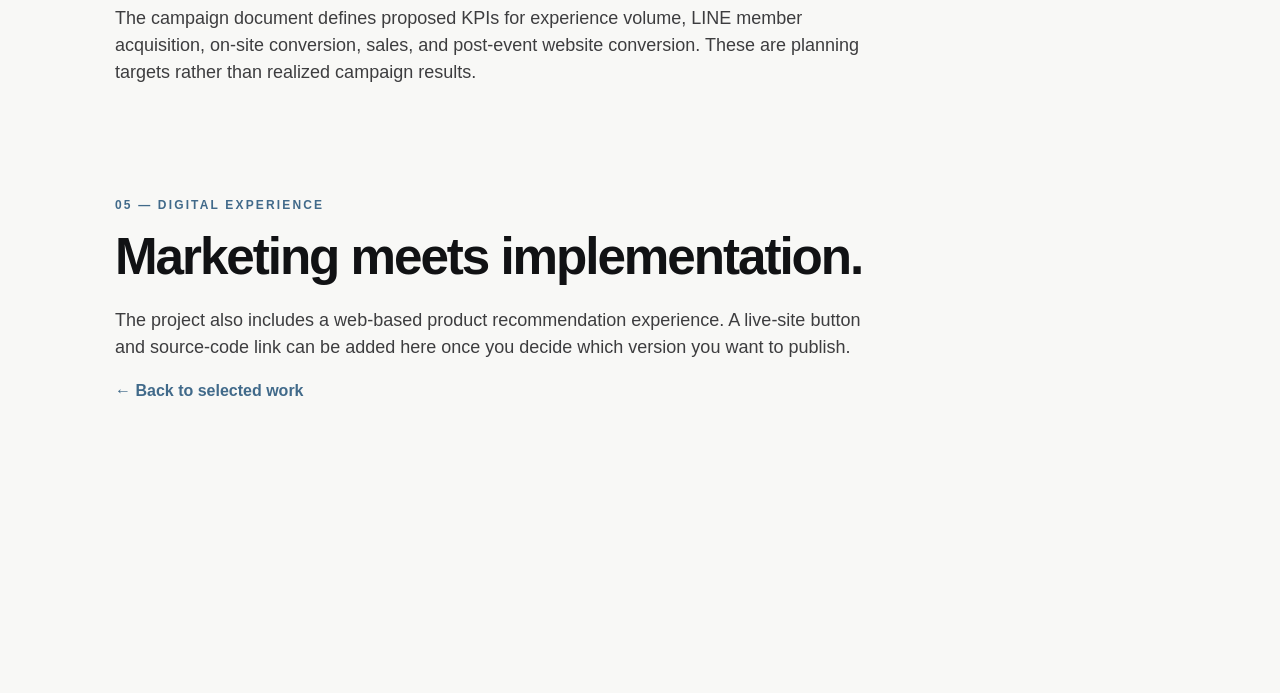
<file: projects/muyu-marketing/index.html>
<!doctype html><html lang="en"><head><meta charset="utf-8"><meta name="viewport" content="width=device-width,initial-scale=1"><title>MUYU Integrated Marketing Strategy — Florance Chen</title><link rel="stylesheet" href="../../assets/css/styles.css"></head><body><header class="site-header scrolled"><a class="brand" href="../../">Florance Chen</a><nav class="site-nav" style="display:flex"><a href="../../#work">Back to Work</a></nav></header><main class="shell case"><p class="eyebrow">MARKETING STRATEGY</p><h1>MUYU — Integrated Marketing Strategy</h1><p class="lede">A consumer-centered campaign concept that connects research, personalization, immersive experience, and measurable conversion.</p><div class="case-meta"><span>Market Research</span><span>Consumer Insight</span><span>Campaign Planning</span><span>Customer Journey</span></div><img class="case-image" src="../../assets/images/muyu-cover.jpg" alt="MUYU After-Work Island integrated marketing campaign cover"><section><p class="eyebrow">01 — CHALLENGE</p><h2>Turn an everyday routine into a meaningful brand moment.</h2><p>The concept focuses on high-pressure urban professionals and positions bathing as a low-friction transition from work mode into personal Me Time, while keeping product and health claims appropriately bounded.</p></section><section><p class="eyebrow">02 — STRATEGY</p><h2>Insight → Personalization → Experience → Conversion</h2><p>The strategy combines consumer research with a 10-second product recommendation experience, an immersive pop-up journey, LINE/QR acquisition, product trial, and follow-up conversion design.</p></section><img class="case-image" src="../../assets/images/muyu-journey.jpg" alt="MUYU five-step immersive customer journey"><section><p class="eyebrow">03 — CUSTOMER JOURNEY</p><h2>Designing the “After-Work Island.”</h2><p>The proposed experience moves through five stages: transition from city noise, symbolic fatigue release, personalized product guidance, sensory product trial, and a final conversion / membership touchpoint.</p></section><section><p class="eyebrow">04 — KPI FRAMEWORK</p><h2>Targets, not claimed results.</h2><p>The campaign document defines proposed KPIs for experience volume, LINE member acquisition, on-site conversion, sales, and post-event website conversion. These are planning targets rather than realized campaign results.</p></section><section><p class="eyebrow">05 — DIGITAL EXPERIENCE</p><h2>Marketing meets implementation.</h2><p>The project also includes a web-based product recommendation experience. A live-site button and source-code link can be added here once you decide which version you want to publish.</p><a class="text-link" href="../../#work">← Back to selected work</a></section></main></body></html>
</file>
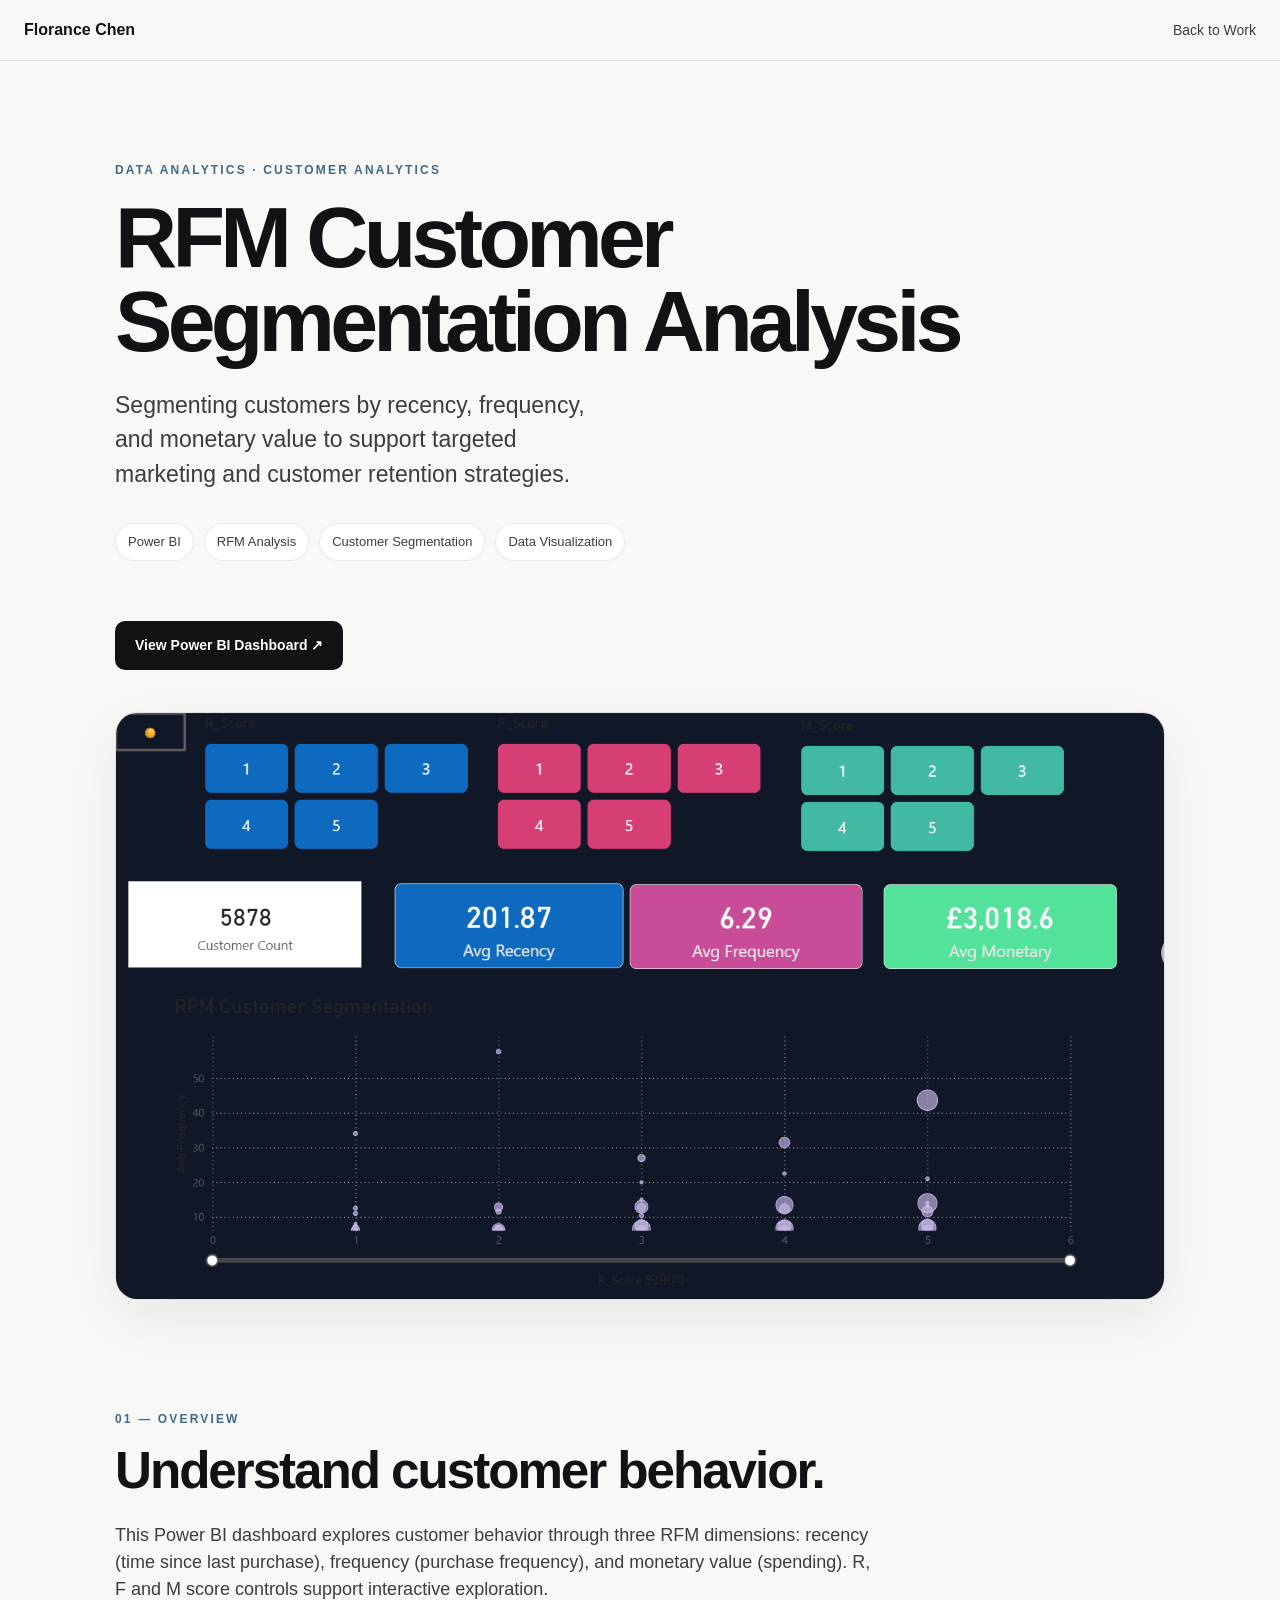
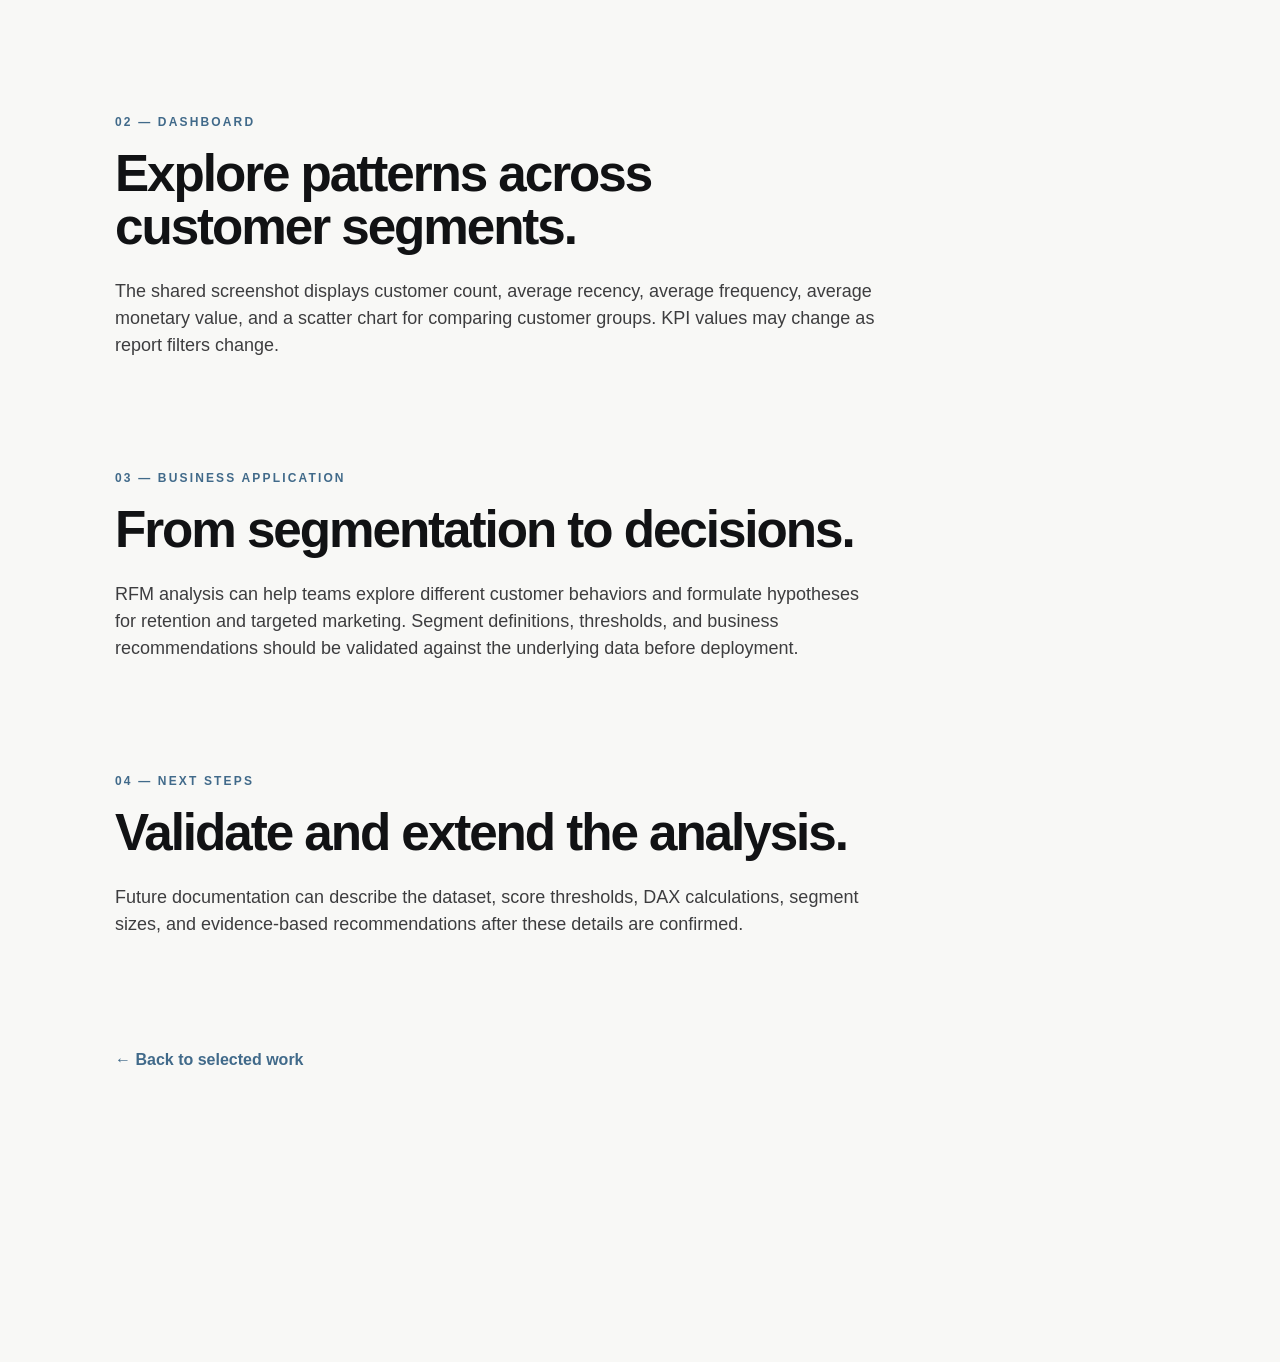
<file: projects/rfm-customer-segmentation/index.html>
<!doctype html><html lang="en"><head><meta charset="utf-8"><meta name="viewport" content="width=device-width,initial-scale=1"><title>RFM Customer Segmentation Analysis — Florance Chen</title><link rel="stylesheet" href="../../assets/css/styles.css"></head><body><header class="site-header scrolled"><a class="brand" href="../../">Florance Chen</a><nav class="site-nav" style="display:flex"><a href="../../#work">Back to Work</a></nav></header><main class="shell case"><p class="eyebrow">DATA ANALYTICS · CUSTOMER ANALYTICS</p><h1>RFM Customer Segmentation Analysis</h1><p class="lede">Segmenting customers by recency, frequency, and monetary value to support targeted marketing and customer retention strategies.</p><div class="case-meta"><span>Power BI</span><span>RFM Analysis</span><span>Customer Segmentation</span><span>Data Visualization</span></div><div class="case-actions"><a class="button primary" href="https://app.powerbi.com/links/lbi2OpyHC6?ctid=70897d6f-0a48-49de-880f-27d8ad45d76e&amp;pbi_source=linkShare" target="_blank" rel="noopener noreferrer">View Power BI Dashboard ↗</a></div><img class="case-image" src="../../assets/images/rfm-customer-segmentation.png" alt="RFM customer segmentation dashboard showing R, F and M score selectors, KPI cards and a scatter plot"><section><p class="eyebrow">01 — OVERVIEW</p><h2>Understand customer behavior.</h2><p>This Power BI dashboard explores customer behavior through three RFM dimensions: recency (time since last purchase), frequency (purchase frequency), and monetary value (spending). R, F and M score controls support interactive exploration.</p></section><section><p class="eyebrow">02 — DASHBOARD</p><h2>Explore patterns across customer segments.</h2><p>The shared screenshot displays customer count, average recency, average frequency, average monetary value, and a scatter chart for comparing customer groups. KPI values may change as report filters change.</p></section><section><p class="eyebrow">03 — BUSINESS APPLICATION</p><h2>From segmentation to decisions.</h2><p>RFM analysis can help teams explore different customer behaviors and formulate hypotheses for retention and targeted marketing. Segment definitions, thresholds, and business recommendations should be validated against the underlying data before deployment.</p></section><section><p class="eyebrow">04 — NEXT STEPS</p><h2>Validate and extend the analysis.</h2><p>Future documentation can describe the dataset, score thresholds, DAX calculations, segment sizes, and evidence-based recommendations after these details are confirmed.</p></section><section><a class="text-link" href="../../#work">← Back to selected work</a></section></main></body></html>
</file>
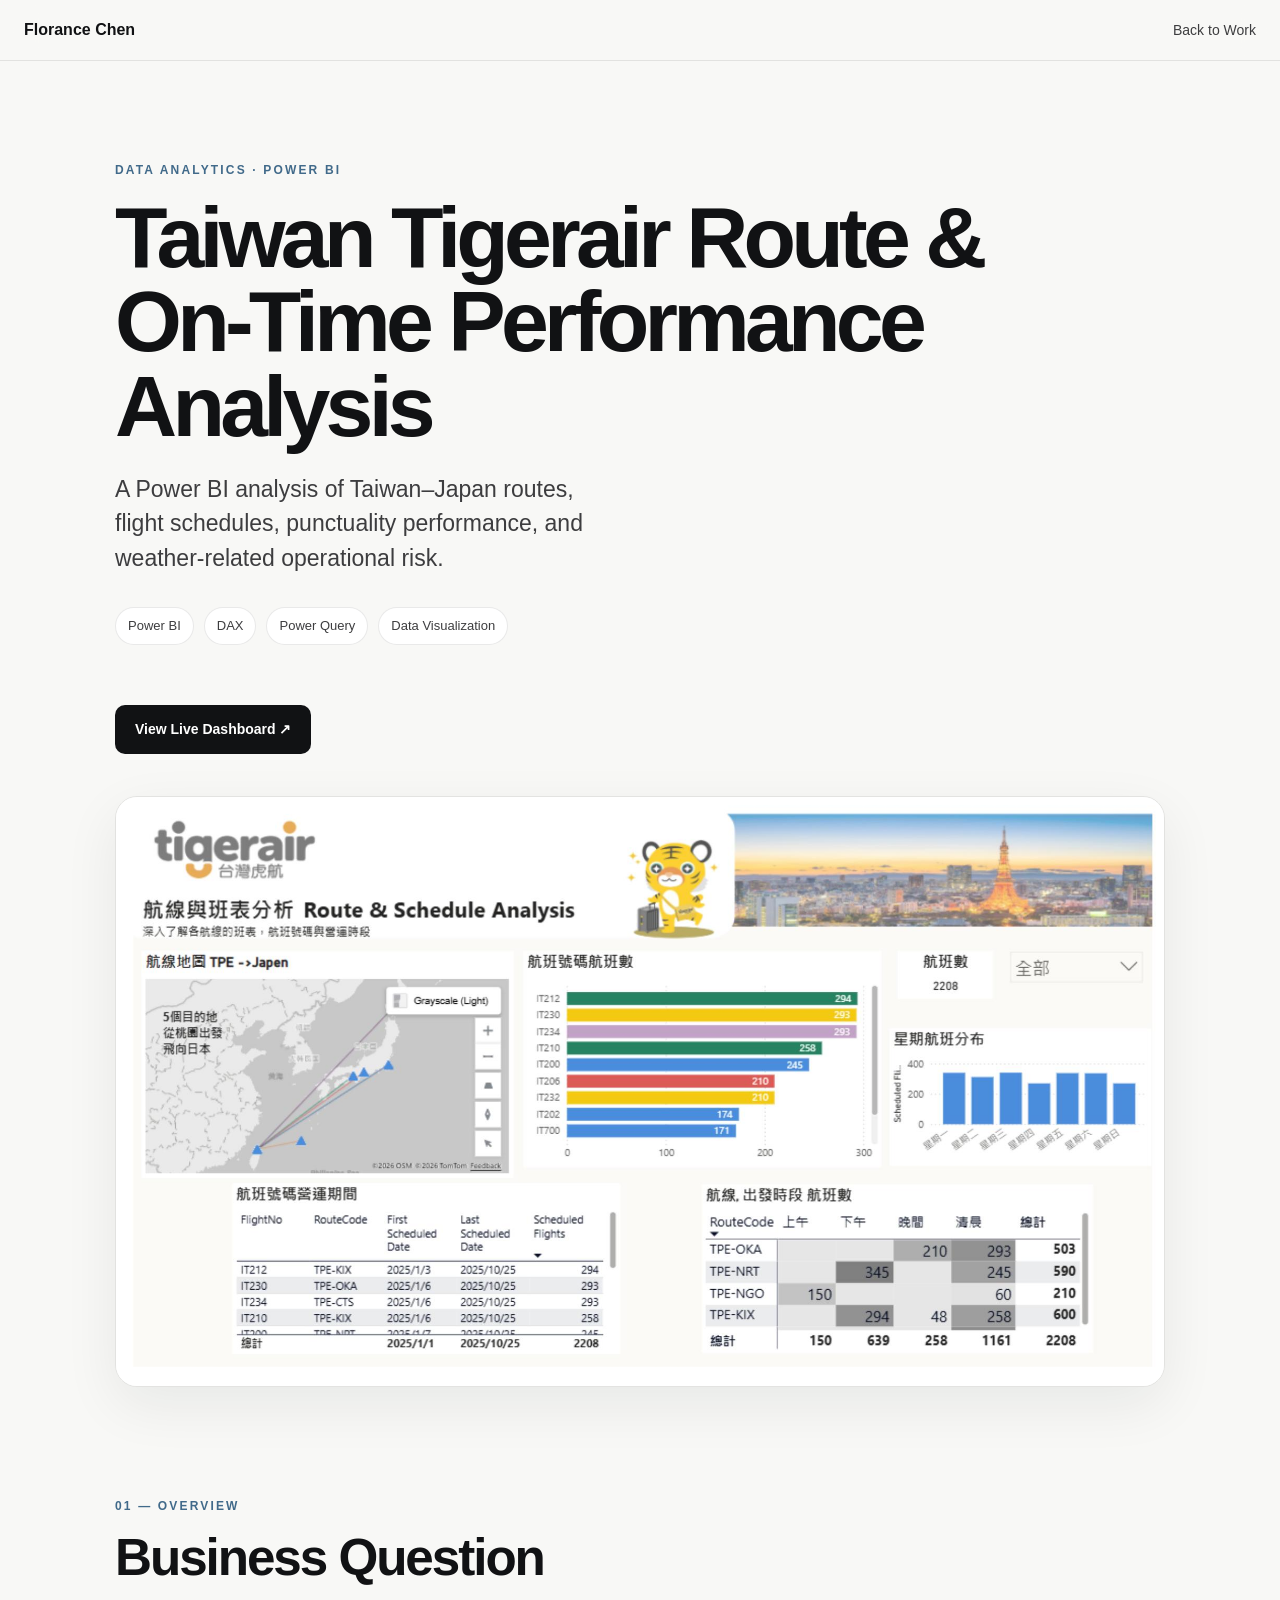
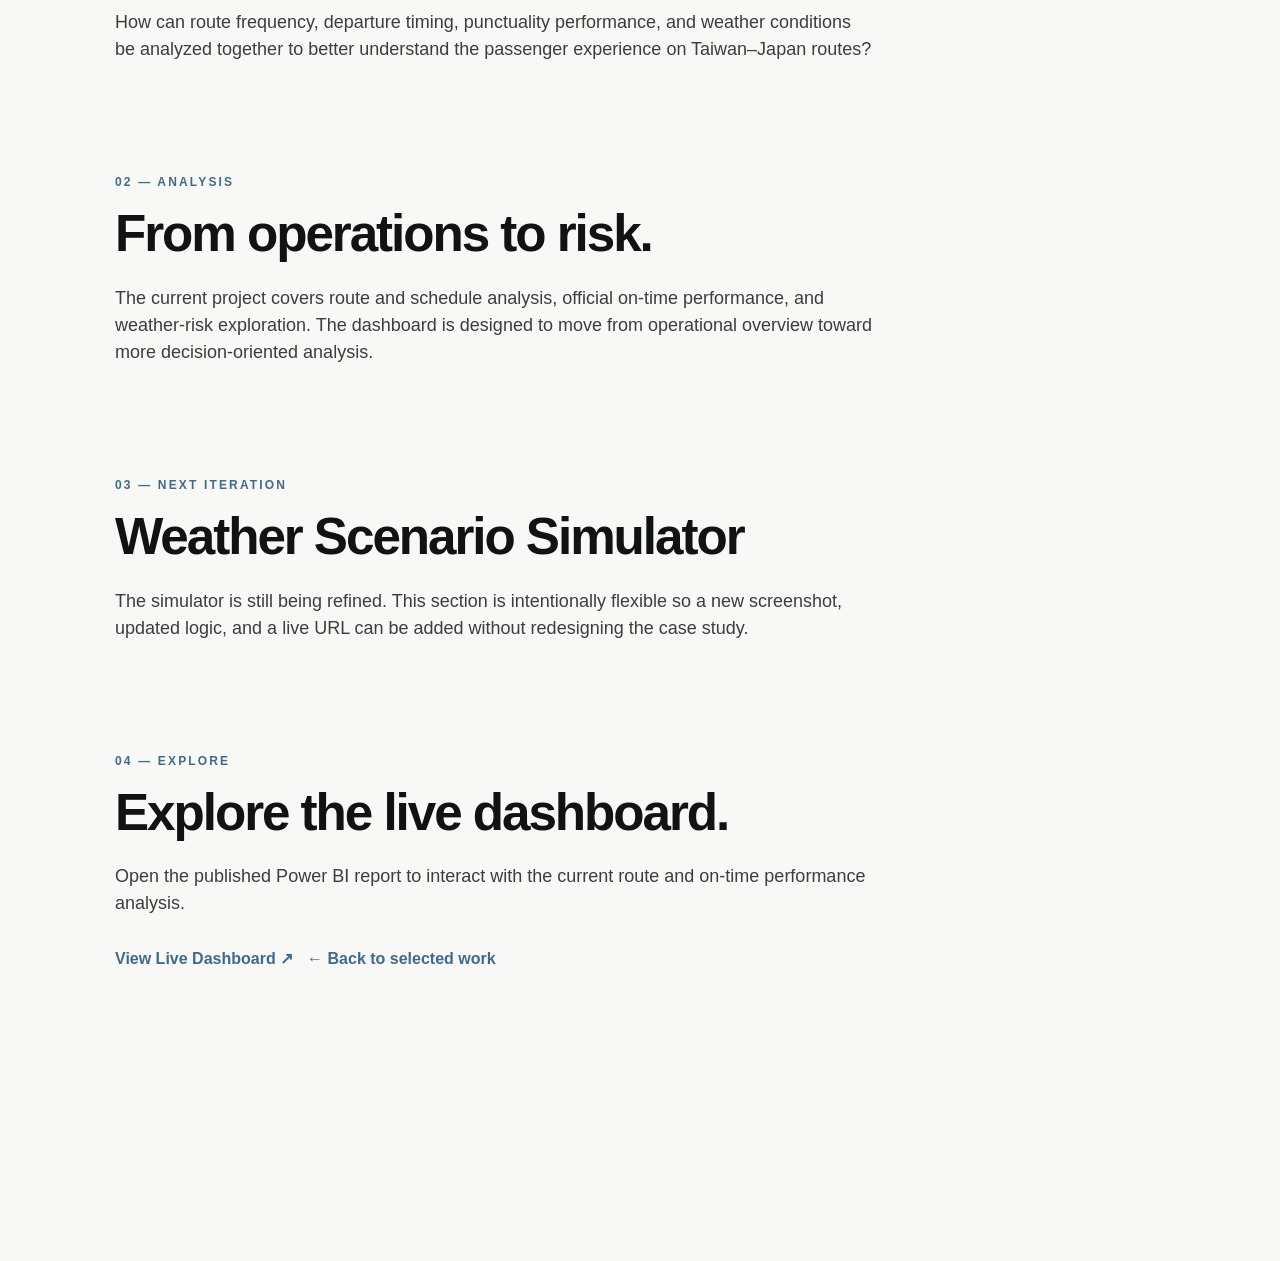
<file: projects/tigerair-analysis/index.html>
<!doctype html><html lang="en"><head><meta charset="utf-8"><meta name="viewport" content="width=device-width,initial-scale=1"><title>Taiwan Tigerair Analysis — Florance Chen</title><link rel="stylesheet" href="../../assets/css/styles.css"></head><body><header class="site-header scrolled"><a class="brand" href="../../">Florance Chen</a><nav class="site-nav" style="display:flex"><a href="../../#work">Back to Work</a></nav></header><main class="shell case"><p class="eyebrow">DATA ANALYTICS · POWER BI</p><h1>Taiwan Tigerair Route & On-Time Performance Analysis</h1><p class="lede">A Power BI analysis of Taiwan–Japan routes, flight schedules, punctuality performance, and weather-related operational risk.</p><div class="case-meta"><span>Power BI</span><span>DAX</span><span>Power Query</span><span>Data Visualization</span></div><div class="case-actions"><a class="button primary" href="https://app.powerbi.com/view?r=eyJrIjoiMGYxNmVlMTMtY2I1Yy00YmEzLTkwNTQtYmU3MTg0YTZlYjFlIiwidCI6IjcwODk3ZDZmLTBhNDgtNDlkZS04ODBmLTI3ZDhhZDQ1ZDc2ZSIsImMiOjEwfQ%3D%3D" target="_blank" rel="noreferrer">View Live Dashboard ↗</a></div><img class="case-image" src="../../assets/images/tigerair-dashboard.jpg" alt="Taiwan Tigerair route and schedule Power BI dashboard"><section><p class="eyebrow">01 — OVERVIEW</p><h2>Business Question</h2><p>How can route frequency, departure timing, punctuality performance, and weather conditions be analyzed together to better understand the passenger experience on Taiwan–Japan routes?</p></section><section><p class="eyebrow">02 — ANALYSIS</p><h2>From operations to risk.</h2><p>The current project covers route and schedule analysis, official on-time performance, and weather-risk exploration. The dashboard is designed to move from operational overview toward more decision-oriented analysis.</p></section><section><p class="eyebrow">03 — NEXT ITERATION</p><h2>Weather Scenario Simulator</h2><p>The simulator is still being refined. This section is intentionally flexible so a new screenshot, updated logic, and a live URL can be added without redesigning the case study.</p></section><section><p class="eyebrow">04 — EXPLORE</p><h2>Explore the live dashboard.</h2><p>Open the published Power BI report to interact with the current route and on-time performance analysis.</p><div class="link-row"><a class="text-link" href="https://app.powerbi.com/view?r=eyJrIjoiMGYxNmVlMTMtY2I1Yy00YmEzLTkwNTQtYmU3MTg0YTZlYjFlIiwidCI6IjcwODk3ZDZmLTBhNDgtNDlkZS04ODBmLTI3ZDhhZDQ1ZDc2ZSIsImMiOjEwfQ%3D%3D" target="_blank" rel="noreferrer">View Live Dashboard ↗</a><a class="text-link" href="../../#work">← Back to selected work</a></div></section></main></body></html>
</file>
<file: assets/css/styles.css>
:root{--bg:#f8f8f6;--surface:#fff;--ink:#111214;--text:#3d3d3f;--muted:#737377;--line:rgba(17,18,20,.09);--blue:#416a8a;--blue-soft:#eaf0f4;--r:22px;--shadow:0 18px 55px rgba(20,28,35,.07);--max:1280px}*{box-sizing:border-box}html{scroll-behavior:smooth}body{margin:0;background:var(--bg);color:var(--ink);font-family:Inter,-apple-system,BlinkMacSystemFont,"Segoe UI",sans-serif;line-height:1.5}.shell{width:min(calc(100% - 48px),var(--max));margin-inline:auto}.site-header{position:sticky;top:0;z-index:20;display:flex;align-items:center;gap:32px;padding:18px max(24px,calc((100vw - var(--max))/2));transition:.3s}.site-header.scrolled{background:rgba(248,248,246,.84);backdrop-filter:blur(16px);border-bottom:1px solid var(--line)}.brand{font-weight:700;color:var(--ink);text-decoration:none;margin-right:auto}.site-nav{display:flex;gap:25px;align-items:center}.site-nav a,.about-links a{color:var(--text);text-decoration:none;font-size:14px}.menu-button{display:none}.hero{min-height:720px;display:grid;grid-template-columns:.8fr 1.35fr;gap:72px;align-items:center;padding-block:80px 120px}.eyebrow{font-size:12px;letter-spacing:.18em;font-weight:700;color:var(--blue);margin:0 0 16px}.hero h1{font-size:clamp(54px,6vw,84px);letter-spacing:-.055em;line-height:.95;margin:0 0 22px}.role{font-size:31px;color:var(--blue);margin:0}.stack{font-size:20px;margin:3px 0 22px;color:var(--text)}.lede{font-size:23px;max-width:480px;color:var(--text)}.actions,.link-row{display:flex;gap:14px;flex-wrap:wrap;margin-top:30px}.button{display:inline-flex;align-items:center;gap:18px;padding:14px 20px;border-radius:10px;text-decoration:none;font-weight:600;font-size:14px}.primary{background:var(--ink);color:white}.secondary{background:white;color:var(--ink);box-shadow:0 8px 30px rgba(0,0,0,.06)}.media-card{margin:0;background:var(--surface);border:1px solid var(--line);border-radius:var(--r);box-shadow:var(--shadow);overflow:hidden}.media-card img{display:block;width:100%;height:auto}.hero-media{transform:translateY(var(--parallax,0px));transition:transform .15s linear}.section{padding-block:120px}.section-intro{display:grid;grid-template-columns:1fr 420px;align-items:end;gap:60px;margin-bottom:100px}.section h2,.process h2{font-size:clamp(38px,4.2vw,58px);letter-spacing:-.045em;line-height:1.03;margin:0}.section-intro>p{color:var(--muted);font-size:18px}.project{display:grid;grid-template-columns:.72fr 1.28fr;gap:72px;align-items:center;padding:78px 0;border-top:1px solid var(--line)}.project.reverse{grid-template-columns:1.28fr .72fr}.project.reverse .project-copy{order:2}.project-copy h3{font-size:clamp(36px,4vw,56px);letter-spacing:-.045em;line-height:1.02;margin:20px 0}.project-copy>p:not(.project-no){color:var(--muted);font-size:17px}.project-no{font-size:28px;font-weight:700;color:var(--blue)}.project-no span{font-size:11px;letter-spacing:.18em;margin-left:24px}.project dl{margin:30px 0}.project dl div{border-left:1px solid #b9cbd8;padding-left:18px;margin:20px 0}.project dt{font-weight:700;font-size:14px}.project dd{margin:3px 0;color:var(--muted);font-size:14px}.text-link{color:var(--blue);font-weight:700;text-decoration:none}.project-media{transition:transform .5s,box-shadow .5s}.project-media:hover{transform:scale(1.012);box-shadow:0 25px 65px rgba(20,28,35,.1)}.placeholder-art{min-height:470px;display:grid;place-items:center;background:linear-gradient(135deg,#fff,#eef2f4)}.placeholder-art div{width:68%;padding:54px;background:white;box-shadow:var(--shadow)}.placeholder-art span,.placeholder-art small{display:block;color:var(--muted);font-size:12px}.placeholder-art strong{display:block;font-size:32px;line-height:1.1;margin:24px 0}.browser-placeholder{min-height:470px;background:#fff}.browser-bar{padding:14px 20px;border-bottom:1px solid var(--line);color:#bbb}.browser-body{min-height:420px;display:grid;place-content:center;text-align:center;background:linear-gradient(135deg,#f7f8f8,#e9eef1)}.browser-body p{font-size:12px;letter-spacing:.18em;color:var(--blue)}.browser-body strong{font-size:28px;max-width:440px}.process{padding:52px 44px;border-radius:var(--r);background:var(--blue-soft);margin-block:30px 100px}.process h2{text-align:center;font-size:28px;margin-bottom:40px}.process ol{list-style:none;padding:0;margin:0;display:grid;grid-template-columns:repeat(5,1fr);gap:32px}.process li{font-weight:650}.process li span{display:block;color:var(--blue);font-size:13px;margin-bottom:10px}.skills{display:grid;grid-template-columns:1.2fr repeat(3,1fr);gap:55px}.skills>div+div{border-left:1px solid var(--line);padding-left:35px}.skills h3{font-size:12px;letter-spacing:.15em;color:var(--blue)}.skills p{color:var(--text)}.about{display:grid;grid-template-columns:1fr 1.3fr .7fr;gap:70px;border-top:1px solid var(--line)}.about p{color:var(--text);font-size:17px}.about-links{display:flex;flex-direction:column;gap:15px}.closing{background:#15191f;color:#f7f7f5;border-radius:var(--r);padding:60px;margin-bottom:28px}.closing h2{font-size:42px;margin:5px 0}.closing>p:not(.eyebrow){color:#c7cbd0}.light{background:#fff;color:#111}.accent{background:#416a8a;color:#fff}.footer{display:flex;gap:30px;padding-block:20px 50px;font-size:12px;color:var(--muted)}.footer strong{color:var(--ink)}.footer span:last-child{margin-left:auto}.reveal{opacity:0;transform:translateY(18px);transition:opacity .7s ease,transform .7s ease}.reveal.visible{opacity:1;transform:none}@media(max-width:850px){.shell{width:min(calc(100% - 32px),var(--max))}.menu-button{display:block;border:0;background:transparent;font:inherit}.site-nav{display:none;position:absolute;top:62px;left:16px;right:16px;padding:22px;background:rgba(248,248,246,.97);border:1px solid var(--line);border-radius:16px;flex-direction:column;align-items:flex-start}.site-nav.open{display:flex}.hero,.project,.project.reverse,.section-intro,.skills,.about{grid-template-columns:1fr}.hero{min-height:auto;gap:50px;padding-block:65px 90px}.hero-media{order:2}.section{padding-block:85px}.section-intro{gap:20px;margin-bottom:55px}.project,.project.reverse{gap:40px;padding:65px 0}.project.reverse .project-copy{order:0}.process ol{grid-template-columns:1fr 1fr}.skills>div+div{border-left:0;border-top:1px solid var(--line);padding:25px 0 0}.about{gap:30px}.footer{flex-direction:column}.footer span:last-child{margin-left:0}}@media(prefers-reduced-motion:reduce){html{scroll-behavior:auto}.reveal{opacity:1;transform:none;transition:none}.project-media,.hero-media{transition:none}}
.case{max-width:1050px;padding:100px 0 180px}.case>h1{font-size:clamp(48px,7vw,86px);letter-spacing:-.055em;line-height:.98;max-width:1000px;margin:12px 0 24px}.case-meta{display:flex;flex-wrap:wrap;gap:10px;margin:32px 0 60px}.case-meta span{padding:8px 12px;border:1px solid var(--line);border-radius:999px;font-size:13px;color:var(--text);background:#fff}.case-image{display:block;width:100%;height:auto;border-radius:var(--r);border:1px solid var(--line);box-shadow:var(--shadow);margin:0 0 110px}.case section{max-width:760px;margin:0 0 110px}.case section h2{font-size:clamp(34px,4vw,52px);letter-spacing:-.04em;line-height:1.05;margin:10px 0 24px}.case section p:not(.eyebrow){font-size:18px;color:var(--text)}

/* v3: quiet, text-led hero. The first project image now appears in Selected Work. */
.hero.hero-minimal{grid-template-columns:minmax(0,820px);min-height:clamp(650px,82vh,880px);align-items:center;padding-top:clamp(120px,15vh,180px);padding-bottom:clamp(100px,14vh,160px)}
.hero.hero-minimal .hero-copy{max-width:820px}
.hero.hero-minimal h1{max-width:760px}
@media (max-width:760px){.hero.hero-minimal{min-height:auto;padding-top:150px;padding-bottom:110px}}
.video-preview{position:relative;min-height:470px;background:#eef1f2;display:grid;grid-template-columns:minmax(180px,.7fr) 1fr;align-items:center;padding:36px;gap:34px}.video-preview video{display:block;width:100%;max-height:390px;border-radius:18px;background:#111;box-shadow:0 18px 45px rgba(20,28,35,.12)}.video-preview-label span{display:block;font-size:11px;letter-spacing:.18em;color:var(--blue);font-weight:700}.video-preview-label strong{display:block;font-size:clamp(25px,3vw,40px);line-height:1.05;margin:12px 0 22px}.video-preview-label a{color:var(--blue);font-weight:700;text-decoration:none}.feature-list{display:grid;grid-template-columns:1fr 1fr;border-top:1px solid var(--line);margin-top:38px}.feature-list div{padding:22px 22px 22px 0;border-bottom:1px solid var(--line)}.feature-list strong,.feature-list span{display:block}.feature-list span{color:var(--muted);margin-top:4px}.case section.case-wide{max-width:none}.demo-intro{max-width:760px}.demo-grid,.support-grid{display:grid;grid-template-columns:repeat(3,1fr);gap:22px;margin-top:40px}.demo-card{margin:0;background:#fff;border:1px solid var(--line);border-radius:20px;overflow:hidden;box-shadow:var(--shadow)}.demo-card video{display:block;width:100%;aspect-ratio:9/16;object-fit:contain;background:#111}.demo-card figcaption{padding:18px}.demo-card figcaption strong,.demo-card figcaption span{display:block}.demo-card figcaption span{font-size:13px;color:var(--muted);margin-top:4px}.demo-card.compact video{aspect-ratio:9/14}.support-grid{margin-bottom:20px}@media(max-width:850px){.video-preview{grid-template-columns:1fr;min-height:0;padding:24px}.video-preview video{max-height:500px}.demo-grid,.support-grid{grid-template-columns:1fr}.feature-list{grid-template-columns:1fr}}

/* Resume / CV integration */
.resume-section{display:grid;grid-template-columns:minmax(0,.8fr) minmax(0,1.2fr);gap:clamp(48px,8vw,120px);align-items:start}
.resume-section h2{margin:.15em 0 .35em}.resume-note{max-width:34rem;color:var(--muted,#737377)}
.resume-options{display:grid;grid-template-columns:repeat(2,minmax(0,1fr));gap:20px}
.resume-option{background:#fff;border:1px solid rgba(17,17,17,.08);border-radius:22px;padding:28px;box-shadow:0 12px 36px rgba(17,17,17,.04)}
.resume-option h3{font-size:clamp(24px,3vw,34px);margin:.2em 0 .5em}.resume-option p:not(.eyebrow){min-height:4.5em;color:var(--muted,#737377)}
.case-actions{margin:26px 0 42px}
@media (max-width:780px){.resume-section{grid-template-columns:1fr}.resume-options{grid-template-columns:1fr}.resume-option p:not(.eyebrow){min-height:auto}}
</file>
